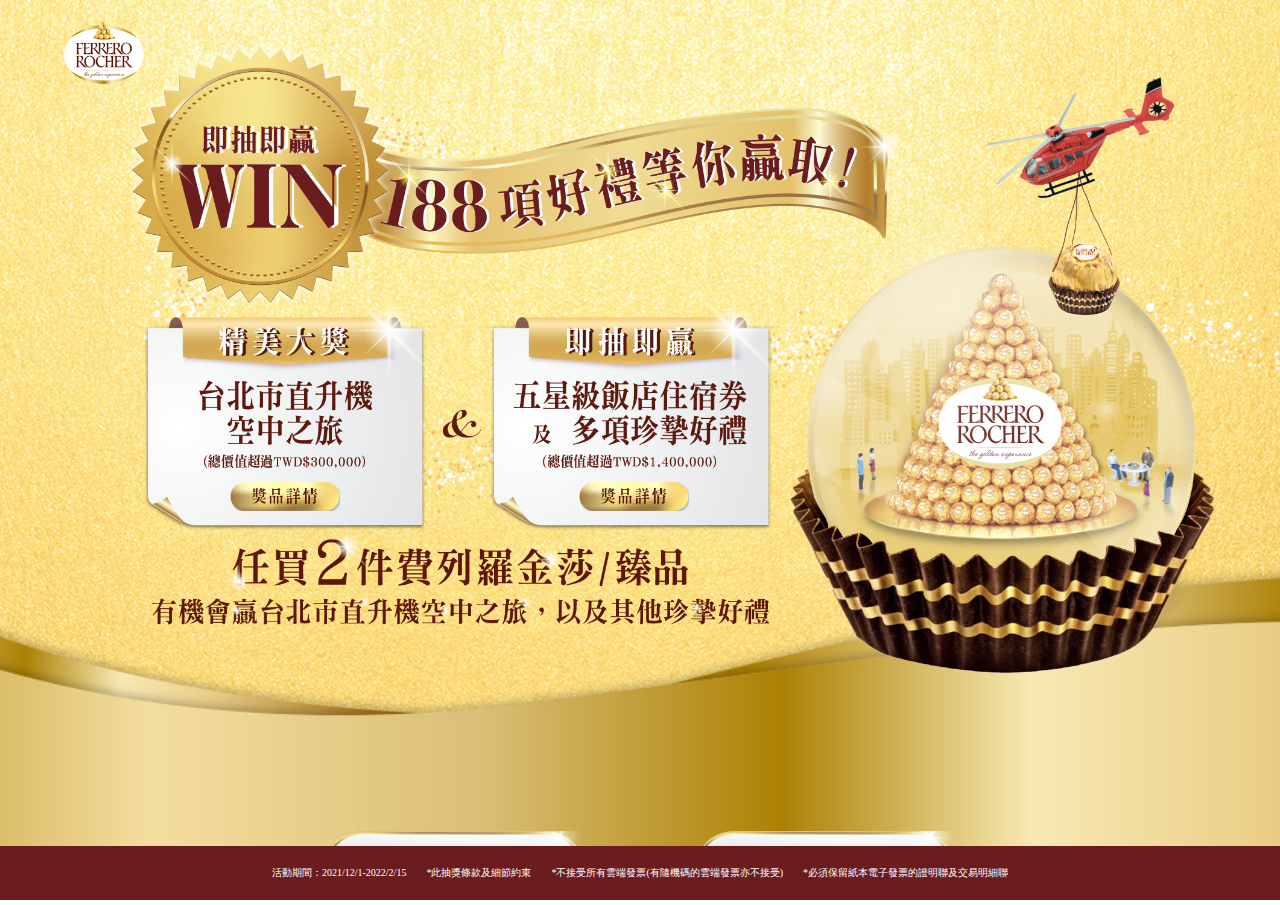
<file: index.html>
<!DOCTYPE html>
<html lang="en">

<head>
    <meta charset="UTF-8">
    <meta http-equiv="X-UA-Compatible" content="IE=edge">
    <meta name="viewport" content="width=device-width, initial-scale=1.0">
    <link rel="stylesheet" href="./sass/style.css">
    <title>Landing Page</title>
</head>

<body>
    <div id="indexapp">
        <div class="landing">
            <div class="index_m_header">
                <img src="./imgs/mobile/logo.png" id="logo">
            </div>
            <div class="allContent">
                <img src="./imgs/1016_landing/landing_contentx2.jpg" class="d_bg">
                <img src="./imgs/mobile/m_landing_content.jpg" class="m_bg">
                <img src="./imgs/x2/btn_award_detail.png" id="btndetail1" @click="openAwards">
                <img src="./imgs/x2/btn_award_detail.png" id="btndetail2" @click="openAwards">
                <div class="m_btnRow">
                    <button type="button" @click="openDetails">
                        <img src="./imgs/x2/btn_note.png" alt="">
                    </button>
                    <button type="button" @click="link">
                        <img src="./imgs/x2/btn_end.png" alt="">
                    </button>
                </div>
            </div>
            <div class="down">
                <div class="btnRow">
                    <button type="button" @click="openDetails">
                        <img src="./imgs/x2/btn_note.png" alt="">
                    </button>
                    <button type="button" @click="link">
                        <img src="./imgs/x2/btn_end.png" alt="">
                    </button>
                </div>
            </div>
            <div class="showAwards" v-if="this.showAwards === true">
                <div class="wrap">
                    <header>
                        <img src="./imgs/x2/head_title.png" class="fullHeader">
                    </header>
                    <div class="banner">
                    </div>
                    <div class="picBox">
                        <img src="./imgs/x2/pop_award_detail.png" alt="">
                    </div>
                    <img src="./imgs/pop_close.png" id="btn_close" @click="closeAwards">
                </div>
            </div>
            <div class="showAwards " v-if="this.showDetails === true">
                <div class="wrap">
                    <header>
                        <img src="./imgs/x2/head_title.png" class="fullHeader">
                    </header>
                    <div class="banner part2">
                    </div>
                    <div class="wordBox">
                        <h6>注意事項(條款及細則)</h6><br />

                        <p class="yellow">A項目</p>
                        1. 活動名稱 : 費列羅金莎『即抽即贏WIN』<br />
                        2. 活動期間 : 2021/12/01 至 2022/02/15 (發票日期需為此日期間開立)<br />
                        3. 發票登錄日期 : 2021/12/01 至 2022/02/20<br />
                        4. 發票登錄截止時間 : 2022/02/20 23:59:59 (以活動網站系統之時間為準)<br />
                        5. 活動地區 : 全台灣通路<br />
                        6. 活動主辦單位 : 香港商亞洲費列羅有限公司台灣分公司及其母公司及附屬公司<br />
                        &ensp;&ensp;(下稱「本公司」或「主辦單位」)<br />
                        &ensp;&ensp;執行單位 : 天馬創意商行<br />
                        7. 活動查詢：<br />
                        若有任何與本活動相關之查詢或疑問，您可以透過 consumer.nas@ferrero.com 與我方聯絡，或以下列方式與我方聯繫：<br />
                        金莎活動小組信箱 : cs@ferrerorochertw.com.tw<br />
                        金莎活動小組電話 : 0800-555-300<br />
                        (電話專線服務時間 : 週一至週五上午10點至下午6點整，中午12點至下午1點半為午休時間，國定例假日休息。）<br />
                        如需查詢得獎者或參加者資料，參加者本人必須以登錄的電子郵件地址/電話聯繫。<br />

                        <p class="item">1. 活動參加資格限制
                        <p>
                            a. 本活動參加者於參加本活動時須為年滿20歲的台灣公民，並持有中華民國身分證及活動規範之台灣、澎湖、金門及馬祖地區交易發票憑證
                            (必須為紙本電子發票的證明聯及交易明細聯)。<br />
                            b. 參加者必須持有紙本電子發票的證明聯及交易明細聯正本，不接受任何雲端載具發票 (有隨機碼的雲端發票亦不接受)。<br />
                            c.主辦單位、其關聯公司、子公司、分銷商、合作夥伴、廣告、行銷及第三方代理公司及活動執行單位的所有員工及其眷屬、直系及二等親以內的親屬均不符合本活動參加資格，違反本項規定經查證屬實者，視同中獎無效並須歸還所得獎項。<br />
                            d. 本活動僅限於一般消費者參加，恕不適用公司行號、法人團體或公營機構參加，發票不可打統編，否則即失去兌獎資格。<br />
                            e.本活動只接受有效之電子郵件地址及具有由台灣行動網路供應商提供的傳統語音功能的台灣手機號碼登記，如電子郵件地址無法接收或發送電子郵件、手機號碼沒有上述的語音功能或於領獎時登記電子郵件地址或登記手機號碼已停止服務、無效或已更改，其得獎資格將被取消。<br />
                            f. 主辦單位及活動執行單位保有審核參加資格之權利。<br />

                        <p class="item">2. 獎品詳情</p>
                        系統將於2021/12/01至2022/02/20期間隨機抽出以下得獎者，並於參加者完成登錄發票後即時公布抽獎結果，本次活動的獎品詳情如下:<br />
                        精美大獎:<br />
                        - 台北市直升機空中散步之旅Taipei Helicopter tour 行程券1張 (市價新台幣300,000，1名)<br />
                        - 台北萬豪酒店 Marriott Taipei豪華套房 COMFORT SUITE住宿券1張 (市價新台幣34,650，2名)<br />
                        即抽即贏:<br />
                        - 索尼SONY VPL-DX271 投影機 1部 (型號: VPL-DX271，市價新台幣27,195，6名)<br />
                        - 伊萊克斯 Electrolux PURE A9高效能抗菌空氣清淨機1部 (型號: A9-406，市價新台幣24,900，12名)<br />
                        - 伊萊克斯Electrolux 大師系列Master9 Wi-Fi智能調理果汁機1部 (型號: E9TB1-90BP，市價新台幣19,900，12名)<br />
                        - iPad 平板電腦 1部 (256GB，市價新台幣15,000，12名)<br />
                        - 台北萬豪酒店 Marriott Taipei豪華客房 DELUXE ROOM住宿券1張 (市價新台幣21,714，24名)<br />
                        - TicketExpress foodpanda優惠碼500元即享券 1張 (市價新台幣500，119名)<br />

                        <p class="item">*活動獎品均為隨機出貨，恕無法指定顏色。</p>

                        <p class="item">3. 符合參加資格品項及數量、活動網站、抽獎日期及得獎名單公布日期及適用法律</p>
                        a. 品項及所需購買數量 : 費列羅金莎產品(包含臻品系列)任兩件<br />
                        b. 活動網站 : ferrerorochertw.com.tw (下稱「活動網站」)<br />
                        c. 活動期間 : 2021/12/01 至 2022/02/15 (發票日期需為此日期間開立)<br />
                        d. 發票登錄日期 : 2021/12/01 至 2022/02/20<br />
                        e. 發票登錄截止時間 : 2022/02/20 23:59:59 (以活動網站系統之時間為準)<br />
                        f. 得獎名單公布日期 : 2022/02/28<br />
                        g. 適用法律 : 台灣<br /><br />

                        <p class="yellow">B項目</p>
                        4. 如何參加活動及活動規範<br />
                        步驟1: 於活動日期內至全台灣通路單筆購買費列羅金莎產品(包含臻品系列)任兩件 (必須在同一張發票)。<br />
                        步驟2: 憑紙本電子發票的證明聯及交易明細聯，於活動網站 ferrerorochertw.com.tw 登錄紙本電子發票資料 (發票日期、發票號碼及發票隨機碼) 及個人資料(真實姓名、手機號碼及電子郵件地址等)，並同意相關活動規範及個資條款。<br />
                        a. 有效發票為於2021/12/01 00:00:00 至 2022/02/15&ensp;23:59:59所開立之紙本電子發票及交易明細聯正本，紙本電子發票上需印有可辨識的以下內容，以作為活動執行單位核實及辨識:<br />
                        &ensp;&ensp;i. 購買產品的商店名稱；<br />
                        &ensp;&ensp;ii. 發票日期(在A項目規定的促銷活動開始前的購買將不被接受)；<br />
                        &ensp;&ensp;iii. 購買產品的數量、品項及金額等；<br />
                        &ensp;&ensp;iv. 發票號碼、發票隨機碼、QR code及交易明細。<br />
                        未取得紙本電子發票證明聯或交易明細聯正本、持有舊式發票 (發票上沒有隨機碼或QR code)、使用悠遊卡或
                        i-Cash等電子服務購買產品而且未取得紙本電子發票、或持有已捐贈、作廢或退貨(退貨後，不含本活動要求的品項數量) 的紙本發票的消費者，恕無法參加此活動。<br />
                        免費及已退貨的品項將不被視為購買產品。<br />
                        發票登錄完成後，請小心留存紙本電子發票正本 (包括證明聯及交易明細聯) 作為兌獎依據。<br />
                        b.每張發票限登錄一次，重複登錄者無效。抽獎次數以符合資格的紙本電子發票數量為準，非產品購買數量。一張符合資格的紙本電子發票可獲得一次抽獎機會，以此類推，參加者可憑多張不同並符合資格的紙本電子發票可以參與活動多次，但每張發票及每次抽獎須獨立登錄，且單一參加者個人資料僅能就每款獎品中獎一次。<br />
                        c. 參加者登錄的資料應正確、清楚及完整，除已提供的個人資料外，參加者所登錄的資料不可更改，所有資料均以網上登錄之記錄及系統資料庫為準。<br />
                        d. 主辦單位及活動執行單位保留所有活動參加者資格及最終解釋之權利，並有唯一且絕對的權利取消任何被其認定為不完整、不合格或因任何原因而不合適的活動參加者的資格。<br />
                        e. 本活動的發票驗證系統與財政部連結，於登錄本活動時，發票將被即時驗證。通路於財政部開立發票時間約為消費後48小時內，如於登錄本活動時，發票尚未於財政部開立，請稍後再試或到 https://www.einvoice.nat.gov.tw/APCONSUMER/BTC601W/ 查詢發票開立狀況或自行向通路查詢。<br />
                        部分通路於財政部開立發票的交易明細可能無法辨識，如參加者確定發票符合參加資格，但無法通過本活動的發票驗證，請將完整及清晰的紙本電子發票證明聯及交易明細聯照片發送電子郵件到 cs@ferrerorochertw.com.tw 。如經核實無誤，將另行開通該發票登錄。於開通後，參加者需於活動網站自行參加本活動。<br />
                        f. 參與本活動之紙本電子發票，不得同時參加其他活動，若經查證屬實，主辦單位將取消其參加及/或得獎之資格。<br />
                        g. 參加者或得獎者提供之資料或兌獎憑證 (包括得獎紙本電子發票的證明聯及交易明細聯正本、稅金繳納證明、得獎者資料或主辦單位要求之文件)須為真實並經主辦單位審核。除本活動規範另有規定外，如有下列情事之一，主辦單位或活動執行單位有權取消參加者參加/得獎資格，且主辦單位及活動執行單位無須負擔任何責任。如有致損害於主辦單位或活動執行單位或其他任何第三人，參加者應負一切民刑事責任。<br />
                        &ensp;&ensp;i. 登錄或得獎發票號碼錯誤、得獎發票號碼與系統登錄不符，或參加者或得獎者持任何不完整、損毀、偽造、經更改的、重印、複製或超過兌換期限的登錄或得獎發票。<br />
                        &ensp;&ensp;ii. 參加者或得獎者冒用或盜用任何第三人之資料。<br />
                        &ensp;&ensp;iii. 得獎者遺失或逾期提供得獎紙本電子發票的證明聯、交易明細聯正本、稅金繳納證明、得獎者資料或主辦單位要求之文件正本或照片。<br />
                        &ensp;&ensp;iv.參加者或得獎者提供之資料錯誤、不完整、不清楚或因此導致執行單位無法聯絡者、領獎人與所登錄之個人資料不符者、登錄資料與領獎確認書填寫資料不符、領獎確認書或獎品無法寄送或遺失或參加者或得獎者未能符合參加、得獎或兌獎資格。<br />
                        &ensp;&ensp;v.違反本注意事項、相關活動規範及個資條款。<br />
                        h.主辦單位及活動執行單位不會對以下情況負任何責任：任何因技術、硬體或軟體故障、無法連接網路或中斷網路連接、電子郵件無法傳送、故障、不正確、不準確、不完整、混淆線路或延誤的電子通訊、電話、電話線路、其他通訊裝置或電子裝置或網路問題或錯誤而產生的問題，無論相關問題出於參加者、主辦單位及活動執行單位、任何設備、本活動相關的電腦程式或處理本活動時的任何人為錯誤。<br />
                        如主辦單位或活動執行單位懷疑或有證據顯示活動的任何部分被妨礙進行或因技術上的困難而影響活動的完整性，主辦單位及活動執行單位有權決定終止本活動，並以截至終止活動時的符合參加資格之登錄進行抽獎或依主辦單位或活動執行單位認為適當方式修改本活動。<br />
                        <br />
                        5. 抽獎及兌獎方式<br />
                        a. 系統將於上述注意事項3的抽獎日期內隨機抽出得獎者並於參加者完成登錄發票後即時公布抽獎結果。<br />
                        b. 主辦單位將於上述注意事項3的得獎名單公布日期於活動網站公布得獎名單，包括得獎者之部分姓名、手機號碼及得獎發票號碼。<br />
                        c. 兌獎方式：<br />
                        &ensp;&ensp;i. 實際購買價NT$1,000或以上的獎品:<br />
                        參加者中獎後，活動執行單位將於3個工作天內將領獎確認書及領獎程序資料發送到得獎者登錄的電子郵件地址。得獎者應於接獲領獎確認書及領獎程序資料7天內以登錄的電子郵件地址發送紙本電子發票正本及填妥的領獎確認書(需填寫正確、清楚及完整的個人資料及本人親簽並黏貼得獎者之身分證正反面影本，且內容不得更改)照片到指定電子郵件地址，以供查核獎項兌換資格及確認領獎確認書填寫正確。活動執行單位於收到照片及成功核實後，將發送得獎確認電子郵件，得獎者須於收到電子郵件7天內以掛號信件寄回紙本電子發票正本及填妥的領獎確認書正本到得獎確認電子郵件內的指定地址並妥善保留郵局掛號單據。相關發票正本將做為認證用，核對完後捐贈慈善機構，恕不歸還，請得獎者自行影印保留一份。<br />
                        若得獎者未能按指示於指定時限內交回任何相關文件，即視為放棄得獎資格。<br />
                        實際購買價NT$1,000-NT$20,000 的獎品: 活動執行單位於收到紙本電子發票正本及填妥的領獎確認書正本後，將於指定日期前寄出獎品 (實體獎品) /以電子郵件形式將電子獎品發送到得獎者登錄的電子郵件地址 (電子獎品)。<br />
                        實際購買價NT$20,000以上的獎品:<br />
                        活動執行單位於收到紙本電子發票正本及填妥的領獎確認書正本後，將通知得獎者於7天內按指示繳納稅金，並將有關稅金繳納證明照片發送到指定電子郵件地址，活動執行單位於收到稅金繳納證明正本照片及成功核實後，將於指定日期前寄出獎品<br />
                        (實體獎品) / 以電子郵件形式將電子獎品發送到得獎者登錄的電子郵件地址 (電子獎品)。若得獎者未能按指示於指定時限內繳納稅金，即視為放棄得獎資格。<br />
                        &ensp;&ensp;ii. 實際購買價NT$1,000以下的實體獎品:<br />
                        參加者中獎後，活動執行單位將於3個工作天內將領獎程序資料發送到得獎者登錄的電子郵件地址。得獎者應於接獲領獎程序資料7天內以登錄的電子郵件地址回覆獎品寄送地址<br />
                        (只限得獎者本人白天可簽收地址)，以供查核。<br />
                        活動執行單位於收到獎品寄送地址後，將於指定日期前寄出獎品。<br />
                        若得獎者未能按指示於指定時限內回覆獎品寄送地址，將被視同自動放棄兌獎資格。<br />
                        &ensp;&ensp;iii. 實際購買價NT$1,000以下的電子獎品:<br />
                        如發票資料經核實無誤，活動執行單位將於指定日期前將電子獎品以電子郵件形式發送到得獎者登錄的電子郵件地址。<br />
                        d. 如得獎者於中獎後3個工作天仍沒有接獲領獎程序資料的電子郵件，請與活動執行單位聯繫。如得獎者沒有聯繫活動執行單位，將被視為已收妥領獎程序資料的電子郵件。<br />
                        e. 如果得獎者超過兌獎的有效期限，主辦單位及活動執行單位將不負任何責任。<br />
                        f. 得獎者應負擔任何(如有)額外支出、義務、稅賦及 / 或因得獎者主張及 / 或接受獎項所致之費用。<br />
                        g. 本活動之所有獎品以實物為準，獎品不得轉讓或轉售，亦不得轉換現金或其他商品。主辦單位保留更改其他等值獎品之權利。<br />
                        h. 得獎者參加本活動即視為同意主辦單位及活動執行單位在適用法律允許的範圍內利用得獎者之個人資料及 / 或照片作行銷目的，而無須另行通知或補償。<br />
                        i. 得獎名單以活動網站公布為準且不得異議。<br />
                        j. 獎項寄送地區僅限台灣、澎湖、金門及馬祖地區，活動執行單位不處理郵寄獎項至海外及其他地區。<br />
                        k.
                        獎品或領獎確認書及相關兌獎憑證如因寄送過程中發生信件遺失或延遲、信封破損或其他不可歸責於主辦單位或活動執行單位之原因，導致獎品或領獎確認書及相關兌獎憑證遺失、損毁或無法辨識，得獎者同意主辦單位及活動執行單位無需為此負任何責任。<br />
                        l. 依財政部國稅局規定，年度累計中獎金額或獎項 (按主辦單位及活動執行單位的實際購買價計算，實際購買價可能與市價不同)總額不超過新台幣1,000元，得獎者無須申報當年所得。中獎金額或獎項若為新台幣1,000-20,000元<br />
                        (含20,000元)，得獎者須申報當年所得，活動廠商將於年底寄發扣繳憑單予得獎者。中獎金額或獎項若超過新台幣20,000元以上，依法應扣繳10%之稅 (非中華民國境內居住之個人，依法扣繳20%之稅金)，若得獎者未能依法繳納稅金，即視為放棄得獎資格。<br />
                        <br />
                        6. 其他法律條款及細則<br />
                        a.參加者同意非獨家、永久、不可推翻、無償及完整地授權予主辦單位及/或活動執行單位於任何現在已知或將來出現的媒體，包括但不限於電視及所有形式的網際網路及無線傳輸媒體，使用、複製、再授權與第三方、傳輸、分發、公開展示、發佈、刪除、顯示其提供的全部或部分資料而無須得到參加者額外的許可或批准。參加者同意授權主辦單位、活動執行單位、合作夥伴及行銷公司可按其認為的合適性，使用參加者提供的資料創作其他作品。參加者同意該作品及其相關及產生的結果及收益為主辦單位及/或活動執行單位的財產及主辦單位及/或活動執行單位可按其需要使用及分配(包括主辦單位及其他第三方使用者)而無須向參加者負上任何責任。參加者同意放棄所有向主辦單位、活動執行單位、合作夥伴及行銷公司作出相關申索或追討的權利(包括但不限於未知或已出現的權益維護)。<br />
                        b. 本活動條款均載明在活動網站中，參加者參與本活動之同時，即視為同意接受本活動之規範 (包括本注意事項、個人資料保護條款、法律聲明、使用條款及隱私權聲明及Cookies聲明)及抽獎結果。如有違反，主辦單位有權取消參加或得獎資格，並對任何以詐騙方式或其他足以破壞本活動之不法行徑，保留法律追訴權。<br />
                        c. 如參加者於本活動中有侵犯任何第三人權益，包括但不限於版權、出版權或任何其他智慧財產權或所有權，參加者須自行負責所有損害賠償及一切相關法律責任，主辦單位及活動執行單位無須負責。<br />
                        d. 於任何情況下，主辦單位及活動執行單位不會負責任何超出於本活動注意事項內列出的獎品價值的金額。<br />
                        e.
                        參加者同意主辦單位及活動執行單位對參加者因參加本活動而非直接或非必然產生的所有後果無須負責，包括但不限於因合約、侵權行為、疏忽或其他原因而所產生的所有金錢或非金錢上的損失、損害、成本或費用。
                        f.主辦單位保留修正本活動條款及細則之權利，且於任何時候無需事先通知便可暫停、修正或取消本活動。活動細節如有更改，將以活動網站公布為準，不另行公告。本公司保留對本活動內容及活動規則最終決定及解釋權，如有任何爭議，本公司所作的決定為最終及不可推翻。<br />
                        g.得獎者須同意遵守各獎品供應商所列有關獎品之各項條款，並同意主辦單位及活動執行單位對所有領取或使用獎品之後果概無須負責，亦不會就獎品的質素、安全性或使用作出任何保證。如得獎者對於獎品有任何爭議（包括但不限於機位或住宿供應），得獎者同意自行向獎品供應商詢問。得獎者同意任何有關獎品的申索、投訴或糾紛應由獎品之供應商負責。主辦單位及活動執行單位不會因參加者或得獎者就獎品之申索而招致損失或就使用獎品而構成的任何損失、損害或人身傷害負上任何責任。<br />
                        
                        <br />
                        7. 個人資料保護條款<br />
                        參加者參與本活動之同時，即視為已詳讀並同意個人資料保護條款。為提供行銷、抽獎與其他合於營業登記項目或章程所定業務需要之目的，所有參加活動者所填寫之個人資料，主辦單位將依法保護，並謹此告知如下項:<br />

                        a. 主辦單位及/或其子公司、合作夥伴、行銷公司及活動執行單位將行銷公司及活動執行單位將依法蒐集、處理、使用參加者的個人資料(即參加者所填入之個人資料)，作為辦理本活動、宣傳及管理本活動之用，包括但不限於聯繫及核實參加者，於上述注意事項4的活動網站公布得獎者之部分姓名、手機號碼及得獎發票號碼，或可能會向獲授權的第三方揭露個人資料。主辦單位處理個人資料時將考慮合法性、公平、透明度、收集目的、資料儲存限制、收集最少資料原則、準確度、完整性及保密原則。所有參加者之個人資料將依據本公司的隱私權政策處理，有關本公司的隱私權政策，請參閱 www.ferrero.com/Ferrero-Privacy-Policy<br />
                        b. 參與本活動之所有資料均由活動執行單位妥善保存、持有，並作為獎品寄送依據。活動執行單位將在活動結束後 90 個工作天內清除執行單位保存及持有的參加者資料。<br />
                        c. 參加者有權要求查閱及更改其所提供的個人資料。如參加者需查詢、查看、修改 (但不可更改為他人資料) 或請求刪除已提供的個人資訊，歡迎參加者本人與主辦單位聯繫:<br />
                        privacy.apac@ferrero.com。<br />
                        d. 參加者依個人資料保護法有下列權利 :<br />
                        一、查詢或請求閱覽。二、請求製給複製本。三、請求補充或更正(但不可更改為他人資料)。四、請求停止蒐集、處理或利用。五、請求刪除，但若因此喪失參加或得獎資格或導致無法寄送獎品之結果，主辦單位及活動執行單位概不負責。<br />
                        e. 若參加者不能填載完整資料，或填寫之資料有誤，將無法參加本活動。如參加者有依個人資料保護法第三條或其他需服務之處，得洽客服信箱
                        cs@ferrerorochertw.com.tw<br />
                        或撥打客服專線0800-555-300請求協助。<br />
                        <br />
                        8. 適用法律<br />
                        本活動受上述注意事項3的法律地區法律約束。參加者有責任及義務遵守上述注意事項3的地區所有適用法律及確定不會違反其自身受約束的法律。<br />
                        <br />
                        9. 管轄法院<br />
                        本活動產生或與之有關的任何糾紛（下稱「糾紛」），由台灣台北地方法院管轄。台灣台北地方法院對糾紛的解決，具有專屬司法管轄權。<br /><br />
                        若有任何與本活動相關之查詢或疑問，請透過以下信箱及電話與客服聯繫。您可以透過 consumer.nas@ferrero.com 與我方聯絡，或造訪A3項目所述之網站。<br />
                        金莎活動小組信箱 : cs@ferrerorochertw.com.tw<br />
                        金莎活動小組電話 : 0800-555-300<br />
                        (電話專線服務時間 : 週一至週五上午10點至下午6點整，中午12點至下午1點半為午休時間，國定例假日休息。）<br />
                        如需查詢得獎者或參加者資料，參加者本人必須以登錄的電子郵件地址/電話聯繫。<br />

                    </div>
                    <img src="./imgs/pop_close.png" id="btn_close2" @click="closeDetails">
                </div>
            </div>
        </div>
        <footer>
            <the-footer></the-footer>
        </footer>
    </div>
    <script src="./js/vue.js"></script>
    <script src="./js/header_footer.js"></script>
    <script>
        new Vue({
            el: '#indexapp',
            data: {
                showAwards: false,
                showDetails: false,
            },
            methods: {
                link() {
                    location.href = "./qrcode.html"
                },
                openAwards() {
                    this.showAwards = true;
                },
                closeAwards() {
                    this.showAwards = false;
                },
                openDetails() {
                    this.showDetails = true;
                },
                closeDetails() {
                    this.showDetails = false
                }
            },
        })
    </script>
</body>

</html>
</file>
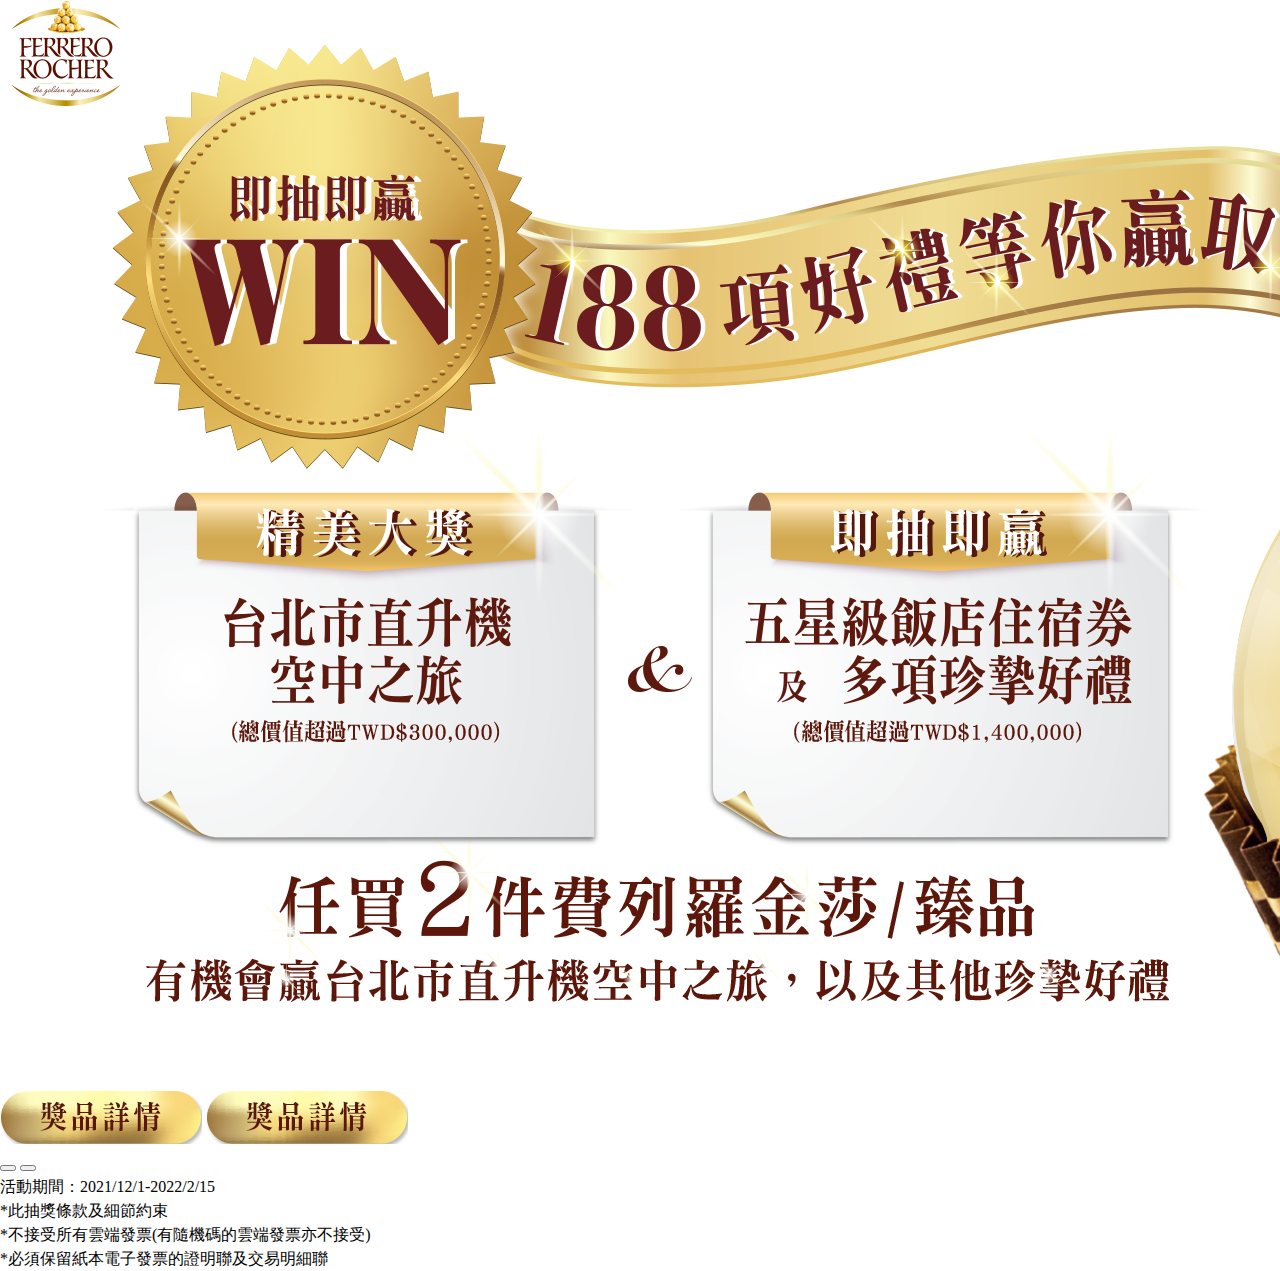
<file: landing.html>
<!DOCTYPE html>
<html lang="en">

<head>
    <meta charset="UTF-8">
    <meta http-equiv="X-UA-Compatible" content="IE=edge">
    <meta name="viewport" content="width=device-width, initial-scale=1.0">
    <link rel="stylesheet" href="./sass/style.css">
    <title>Landing Page</title>
</head>

<body>
    <div id="app">
        <div class="allContent">
            <img src="./imgs/1016_landing/landing_contentx2.jpg" alt="">
            <img src="./imgs/x2/btn_award_detail.png" id="btndetail1" @click="openAwards">
            <img src="./imgs/x2/btn_award_detail.png" id="btndetail2" @click="openAwards">
        </div>
        <div class="down">
            <div class="btnRow">
                <button type="button" @click="openDetails"></button>
                <button type="button" @click="link"></button>
            </div>
        </div>
        <div class="showAwards" v-if="this.showAwards === true">
            <div class="wrap">
                <header>
                    <img src="./imgs/x2/head_title.png" class="fullHeader">
                </header>
                <div class="banner">
                </div>
                <div class="picBox">
                    <img src="./imgs/x2/pop_award_detail.png" alt="">
                </div>
                <img src="./imgs/pop_close.png" id="btn_close" @click="closeAwards">
            </div>
        </div>
        <div class="showAwards " v-if="this.showDetails === true">
            <div class="wrap">
                <header>
                    <img src="./imgs/x2/head_title.png" class="fullHeader">
                </header>
                <div class="banner part2">
                </div>
                <div class="wordBox">
                    <h6>注意事項(條款及細則)</h6>

                    <p class="yellow">A項目</p>
                    1. 活動名稱 : 費列羅金莎『即抽即贏WIN』<br/>
                    2. 活動期間 : 2021/12/01 至 2022/02/15 (發票日期需為此日期間開立)<br/>
                    3. 發票登錄日期 : 2021/12/01 至 2022/02/20<br/>
                    4. 發票登錄截止時間 : 2022/02/20 23:59:59 (以活動網站系統之時間為準)<br/>
                    5. 活動地區 : 全台灣通路<br/>
                    6. 活動主辦單位 : 香港商亞洲費列羅有限公司台灣分公司及其母公司及附屬公司<br/>
                    (下稱「本公司」或「主辦單位」)<br/>
                    執行單位 : 天馬創意商行<br/>
                    7. 活動查詢：<br/>
                    若有任何與本活動相關之查詢或疑問，您可以透過 consumer.nas@ferrero.com 與我方聯絡，或以下列方式與我方聯繫：<br/>
                    金莎活動小組信箱 : cs@ferrerorochertw.com.tw<br/>
                    金莎活動小組電話 : 0800-555-300<br/>
                    (電話專線服務時間 : 週一至週五上午10點至下午6點整，中午12點至下午1點半為午休時間，國定例假日休息。）<br/>
                    如需查詢得獎者或參加者資料，參加者本人必須以登錄的電子郵件地址/電話聯繫。<br/>
                    
                    <p class="item">1. 活動參加資格限制<p>
                    a. 本活動參加者於參加本活動時須為年滿20歲的台灣公民，並持有中華民國身分證及活動規範之台灣、澎湖、金門及馬祖地區交易發票憑證 (必須為紙本電子發票的證明聯及交易明細聯)。<br/>
                    b. 參加者必須持有紙本電子發票的證明聯及交易明細聯正本，不接受任何雲端載具發票 (有隨機碼的雲端發票亦不接受)。<br/>
                    c.主辦單位、其關聯公司、子公司、分銷商、合作夥伴、廣告、行銷及第三方代理公司及活動執行單位的所有員工及其眷屬、直系及二等親以內的親屬均不符合本活動參加資格，違反本項規定經查證屬實者，視同中獎無效並須歸還所得獎項。<br/>
                    d. 本活動僅限於一般消費者參加，恕不適用公司行號、法人團體或公營機構參加，發票不可打統編，否則即失去兌獎資格。<br/>
                    e.本活動只接受有效之電子郵件地址及具有由台灣行動網路供應商提供的傳統語音功能的台灣手機號碼登記，如電子郵件地址無法接收或發送電子郵件、手機號碼沒有上述的語音功能或於領獎時登記電子郵件地址或登記手機號碼已停止服務、無效或已更改，其得獎資格將被取消。<br/>
                    f. 主辦單位及活動執行單位保有審核參加資格之權利。<br/>
                   
                    <p class="item">2. 獎品詳情</p>
                    系統將於2021/12/01至2022/02/20期間隨機抽出以下得獎者，並於參加者完成登錄發票後即時公布抽獎結果，本次活動的獎品詳情如下:<br/>
                    頭獎:<br/>
                    - 台北市直升機空中散步之旅Taipei Helicopter tour 行程券1張 (市價新台幣300,000，1名)<br/>
                    - 台北萬豪酒店 Marriott Taipei豪華套房 COMFORT SUITE住宿券1張 (市價新台幣34,650，2名)<br/>
                    貳獎:<br/>
                    - 索尼SONY VPL-DX271 投影機 1部 (型號: VPL-DX271，市價新台幣27,195，6名)<br/>
                    - 伊萊克斯 Electrolux PURE A9高效能抗菌空氣清淨機1部 (型號: A9，市價新台幣24,900，12名)<br/>
                    - 伊萊克斯Electrolux 大師系列Master9 Wi-Fi智能調理果汁機1部 (型號: E9TB1-90BP，市價新台幣19,900，12名)<br/>
                    - iPad 平板電腦 1部 (256GB，市價新台幣19,000，12名)<br/>
                    - 台北萬豪酒店 Marriott Taipei豪華客房 DELUXE ROOM住宿券1張 (市價新台幣21,714，24名)<br/>
                    - TicketExpress foodpanda優惠碼500元即享券 1張 (市價新台幣500，119名)<br/>
                    
                    <p class="item">*活動獎品均為隨機出貨，恕無法指定顏色。</p>

                    <p class="item">3. 符合參加資格品項及數量、活動網站、抽獎日期及得獎名單公布日期及適用法律</p>
                    a. 品項及所需購買數量 : 金莎巧克力產品(包含臻品系列)任兩件<br/>
                    b. 活動網站 : ferrerorochertw.com.tw (下稱「活動網站」)<br/>
                    c. 活動期間 : 2021/12/01 至 2022/02/15 (發票日期需為此日期間開立)<br/>
                    d. 發票登錄日期 : 2021/12/01 至 2022/02/20<br/>
                    e. 發票登錄截止時間 : 2022/02/20 23:59:59 (以活動網站系統之時間為準)<br/>
                    f. 得獎名單公布日期 : 2022/02/28<br/>
                    g. 適用法律 : 台灣<br/>

                    <p class="yellow">B項目</p>
                    4. 如何參加活動及活動規範
                    步驟1: 於活動日期內至全台灣通路單筆購買金莎巧克力產品(包含臻品系列)任兩件 (必須在同一張發票)。<br/>
                    步驟2: 憑紙本電子發票的證明聯及交易明細聯，於活動網站 ferrerorochertw.com.tw 登錄紙本電子發票資料 (發票日期、發票號碼及發票隨機碼) 及個人資料<br/>
                    (真實姓名、手機號碼及電子郵件地址等)，並同意相關活動規範及個資條款。<br/>
                    a. 有效發票為於2021/12/01 00:00:00 至 2022/02/15<br/>
                    23:59:59所開立之紙本電子發票及交易明細聯正本，紙本電子發票上需印有可辨識的以下內容，以作為活動執行單位核實及辨識:<br/>
                    &ensp;&ensp;i. 購買產品的商店名稱；<br/>
                    &ensp;&ensp;ii. 發票日期(在A項目規定的促銷活動開始前的購買將不被接受)；<br/>
                    &ensp;&ensp;iii. 購買產品的數量、品項及金額等；<br/>
                    &ensp;&ensp;iv. 發票號碼、發票隨機碼、QR code及交易明細。<br/>
                    未取得紙本電子發票證明聯或交易明細聯正本、持有舊式發票 (發票上沒有隨機碼或QR code)、使用悠遊卡或 i-Cash等電子服務購買產品而且未取得紙本電子發票、或持有已捐贈、作廢或退貨<br/>
                    (退貨後，不含本活動要求的品項數量) 的紙本發票的消費者，恕無法參加此活動。免費及已退貨的品項將不被視為購買產品。<br/>
                    發票登錄完成後，請小心留存紙本電子發票正本 (包括證明聯及交易明細聯) 作為兌獎依據。<br/>
                    b.每張發票限登錄一次，重複登錄者無效。抽獎次數以符合資格的紙本電子發票數量為準，非產品購買數量。一張符合資格的紙本電子發票可獲得一次抽獎機會，以此類推，參加者可憑多張不同並符合資格的紙本電子發票可以參與活動多次，但每張發票及每次抽獎須獨立登錄，且單一參加者個人資料僅能就每款獎品中獎一次。<br/>
                    c. 參加者登錄的資料應正確、清楚及完整，除已提供的個人資料外，參加者所登錄的資料不可更改，所有資料均以網上登錄之記錄及系統資料庫為準。<br/>
                    d. 主辦單位及活動執行單位保留所有活動參加者資格及最終解釋之權利，並有唯一且絕對的權利取消任何被其認定為不完整、不合格或因任何原因而不合適的活動參加者的資格。<br/>
                    e. 本活動的發票驗證系統與財政部連結，於登錄本活動時，發票將被即時驗證。通路於財政部開立發票時間約為消費後48小時內，如於登錄本活動時，發票尚未於財政部開立，請稍後再試或到<br/>
                    https://www.einvoice.nat.gov.tw/APCONSUMER/BTC601W/ 查詢發票開立狀況或自行向通路查詢。<br/>
                    部分通路於財政部開立發票的交易明細可能無法辨識，如參加者確定發票符合參加資格，但無法通過本活動的發票驗證，請將完整及清晰的紙本電子發票證明聯及交易明細聯照片發送電子郵件到<br/>
                    cs@ferrerorochertw.com.tw 。如經核實無誤，將另行開通該發票登錄。於開通後，參加者需於活動網站自行參加本活動。<br/>
                    f. 參與本活動之紙本電子發票，不得同時參加其他活動，若經查證屬實，主辦單位將取消其參加及/或得獎之資格。<br/>
                    g. 參加者或得獎者提供之資料或兌獎憑證 (包括得獎紙本電子發票的證明聯及交易明細聯正本、稅金繳納證明、得獎者資料或主辦單位要求之文件)<br/>
                    須為真實並經主辦單位審核。除本活動規範另有規定外，如有下列情事之一，主辦單位或活動執行單位有權取消參加者參加/得獎資格，且主辦單位及活動執行單位無須負擔任何責任。如有致損害於主辦單位或活動執行單位或其他任何第三人，參加者應負一切民刑事責任。<br/>
                    &ensp;&ensp;i. 登錄或得獎發票號碼錯誤、得獎發票號碼與系統登錄不符，或參加者或得獎者持任何不完整、損毀、偽造、經更改的、重印、複製或超過兌換期限的登錄或得獎發票。<br/>
                    &ensp;&ensp;ii. 參加者或得獎者冒用或盜用任何第三人之資料。<br/>
                    &ensp;&ensp;iii. 得獎者遺失或逾期提供得獎紙本電子發票的證明聯、交易明細聯正本、稅金繳納證明、得獎者資料或主辦單位要求之文件正本或照片。
                    &ensp;&ensp;iv.參加者或得獎者提供之資料錯誤、不完整、不清楚或因此導致執行單位無法聯絡者、領獎人與所登錄之個人資料不符者、登錄資料與領獎確認書填寫資料不符、領獎確認書或獎品無法寄送或遺失或參加者或得獎者未能符合參加、得獎或兌獎資格。<br/>
                    &ensp;&ensp;v.違反本注意事項、相關活動規範及個資條款。<br/>
                    h.主辦單位及活動執行單位不會對以下情況負任何責任：任何因技術、硬體或軟體故障、無法連接網路或中斷網路連接、電子郵件無法傳送、故障、不正確、不準確、不完整、混淆線路或延誤的電子通訊、電話、電話線路、其他通訊裝置或電子裝置或網路問題或錯誤而產生的問題，無論相關問題出於參加者、主辦單位及活動執行單位、任何設備、本活動相關的電腦程式或處理本活動時的任何人為錯誤。<br/>
                    如主辦單位或活動執行單位懷疑或有證據顯示活動的任何部分被妨礙進行或因技術上的困難而影響活動的完整性，主辦單位及活動執行單位有權決定終止本活動，並以截至終止活動時的符合參加資格之登錄進行抽獎或依主辦單位或活動執行單位認為適當方式修改本活動。<br/>

                    5. 抽獎及兌獎方式<br/>
                    a. 系統將於上述注意事項3的抽獎日期內隨機抽出得獎者並於參加者完成登錄發票後即時公布抽獎結果。<br/>
                    b. 主辦單位將於上述注意事項3的得獎名單公布日期於活動網站公布得獎名單，包括得獎者之部分姓名、手機號碼及得獎發票號碼。<br/>
                    c. 兌獎方式：<br/>
                    &ensp;&ensp;i. 實際購買價NT$1,000或以上的獎品:<br/>
                    參加者中獎後，活動執行單位將於3個工作天內將領獎確認書及領獎程序資料發送到得獎者登錄的電子郵件地址。得獎者應於接獲領獎確認書及領獎程序資料7天內以登錄的電子郵件地址發送紙本電子發票正本及填妥的領獎確認書<br/>
                    (需填寫正確、清楚及完整的個人資料及本人親簽並黏貼得獎者之身分證正反面影本，且內容不得更改)<br/>
                    照片到指定電子郵件地址，以供查核獎項兌換資格及確認領獎確認書填寫正確。活動執行單位於收到照片及成功核實後，將發送得獎確認電子郵件，得獎者須於收到電子郵件7天內以掛號信件寄回紙本電子發票正本及填妥的領獎確認書正本到得獎確認電子郵件內的指定地址並妥善保留郵局掛號單據。相關發票正本將做為認證用，核對完後捐贈慈善機構，恕不歸還，請得獎者自行影印保留一份。<br/>
                    若得獎者未能按指示於指定時限內交回任何相關文件，即視為放棄得獎資格。<br/>
                    實際購買價NT$1,000-NT$20,000 的獎品: 活動執行單位於收到紙本電子發票正本及填妥的領獎確認書正本後，將於指定日期前寄出獎品 (實體獎品) /<br/>
                    以電子郵件形式將電子獎品發送到得獎者登錄的電子郵件地址 (電子獎品)。<br/>
                    實際購買價NT$20,000以上的獎品:<br/>
                    活動執行單位於收到紙本電子發票正本及填妥的領獎確認書正本後，將通知得獎者於7天內按指示繳納稅金，並將有關稅金繳納證明照片發送到指定電子郵件地址，活動執行單位於收到稅金繳納證明正本照片及成功核實後，將於指定日期前寄出獎品<br/>
                    (實體獎品) / 以電子郵件形式將電子獎品發送到得獎者登錄的電子郵件地址 (電子獎品)。若得獎者未能按指示於指定時限內繳納稅金，即視為放棄得獎資格。<br/>
                    &ensp;&ensp;ii. 實際購買價NT$1,000以下的實體獎品:<br/>
                    參加者中獎後，活動執行單位將於3個工作天內將領獎程序資料發送到得獎者登錄的電子郵件地址。得獎者應於接獲領獎程序資料7天內以登錄的電子郵件地址回覆獎品寄送地址<br/>
                    (只限得獎者本人白天可簽收地址)，以供查核。<br/>
                    活動執行單位於收到獎品寄送地址後，將於指定日期前寄出獎品。<br/>
                    若得獎者未能按指示於指定時限內回覆獎品寄送地址，將被視同自動放棄兌獎資格。<br/>
                    &ensp;&ensp;iii. 實際購買價NT$1,000以下的電子獎品:<br/>
                    如發票資料經核實無誤，活動執行單位將於指定日期前將電子獎品以電子郵件形式發送到得獎者登錄的電子郵件地址。<br/>
                    d. 如得獎者於中獎後3個工作天仍沒有接獲領獎程序資料的電子郵件，請與活動執行單位聯繫。如得獎者沒有聯繫活動執行單位，將被視為已收妥領獎程序資料的電子郵件。<br/>
                    e. 如果得獎者超過兌獎的有效期限，主辦單位及活動執行單位將不負任何責任。<br/>
                    f. 得獎者應負擔任何(如有)額外支出、義務、稅賦及 / 或因得獎者主張及 / 或接受獎項所致之費用。<br/>
                    g. 本活動之所有獎品以實物為準，獎品不得轉讓或轉售，亦不得轉換現金或其他商品。主辦單位保留更改其他等值獎品之權利。<br/>
                    h. 得獎者參加本活動即視為同意主辦單位及活動執行單位在適用法律允許的範圍內利用得獎者之個人資料及 / 或照片作行銷目的，而無須另行通知或補償。<br/>
                    i. 得獎名單以活動網站公布為準且不得異議。<br/>
                    j. 獎項寄送地區僅限台灣、澎湖、金門及馬祖地區，活動執行單位不處理郵寄獎項至海外及其他地區。<br/>
                    k. 獎品或領獎確認書及相關兌獎憑證如因寄送過程中發生信件遺失或延遲、信封破損或其他不可歸責於主辦單位或活動執行單位之原因，導致獎品或領獎確認書及相關兌獎憑證遺失、損毁或無法辨識，得獎者同意主辦單位及活動執行單位無需為此負任何責任。<br/>
                    l. 依財政部國稅局規定，年度累計中獎金額或獎項 (按主辦單位及活動執行單位的實際購買價計算，實際購買價可能與市價不同)<br/>
                    總額不超過新台幣1,000元，得獎者無須申報當年所得。中獎金額或獎項若為新台幣1,000-20,000元<br/>
                    (含20,000元)，得獎者須申報當年所得，活動廠商將於年底寄發扣繳憑單予得獎者。中獎金額或獎項若超過新台幣20,000元以上，依法應扣繳10%之稅金<br/>
                    (非中華民國境內居住之個人，依法扣繳20%之稅金)，若得獎者未能依法繳納稅金，即視為放棄得獎資格。<br/>

                    6. 其他法律條款及細則<br/>
                    a.參加者同意非獨家、永久、不可推翻、無償及完整地授權予主辦單位及/或活動執行單位於任何現在已知或將來出現的媒體，包括但不限於電視及所有形式的網際網路及無線傳輸媒體，使用、複製、再授權與第三方、傳輸、分發、公開展示、發佈、刪除、顯示其提供的全部或部分資料而無須得到參加者額外的許可或批准。參加者同意授權主辦單位、活動執行單位、合作夥伴及行銷公司可按其認為的合適性，使用參加者提供的資料創作其他作品。參加者同意該作品及其相關及產生的結果及收益為主辦單位及/或活動執行單位的財產及主辦單位及/或活動執行單位可按其需要使用及分配(包括主辦單位及其他第三方使用者)而無須向參加者負上任何責任。參加者同意放棄所有向主辦單位、活動執行單位、合作夥伴及行銷公司作出相關申索或追討的權利(包括但不限於未知或已出現的權益維護)。<br/>
                    b. 本活動條款均載明在活動網站中，參加者參與本活動之同時，即視為同意接受本活動之規範 (包括本注意事項、個人資料保護條款、法律聲明、使用條款及隱私權聲明及Cookies聲明)<br/>
                    及抽獎結果。如有違反，主辦單位有權取消參加或得獎資格，並對任何以詐騙方式或其他足以破壞本活動之不法行徑，保留法律追訴權。<br/>
                    c. 如參加者於本活動中有侵犯任何第三人權益，包括但不限於版權、出版權或任何其他智慧財產權或所有權，參加者須自行負責所有損害賠償及一切相關法律責任，主辦單位及活動執行單位無須負責。<br/>
                    d. 於任何情況下，主辦單位及活動執行單位不會負責任何超出於本活動注意事項內列出的獎品價值的金額。<br/>
                    e. 參加者同意主辦單位及活動執行單位對參加者因參加本活動而非直接或非必然產生的所有後果無須負責，包括但不限於因合約、侵權行為、疏忽或其他原因而所產生的所有金錢或非金錢上的損失、損害、成本或費用。
                    f.主辦單位保留修正本活動條款及細則之權利，且於任何時候無需事先通知便可暫停、修正或取消本活動。活動細節如有更改，將以活動網站公布為準，不另行公告。本公司保留對本活動內容及活動規則最終決定及解釋權，如有任何爭議，本公司所作的決定為最終及不可推翻。<br/>
                    g.得獎者須同意遵守各獎品供應商所列有關獎品之各項條款，並同意主辦單位及活動執行單位對所有領取或使用獎品之後果概無須負責，亦不會就獎品的質素、安全性或使用作出任何保證。如得獎者對於獎品有任何爭議（包括但不限於機位或住宿供應），得獎者同意自行向獎品供應商詢問。得獎者同意任何有關獎品的申索、投訴或糾紛應由獎品之供應商負責。主辦單位及活動執行單位不會因參加者或得獎者就獎品之申索而招致損失或就使用獎品而構成的任何損失、損害或人身傷害負上任何責任。<br/>

                    7. 個人資料保護條款<br/>
                    參加者參與本活動之同時，即視為已詳讀並同意個人資料保護條款。為提供行銷、抽獎與其他合於營業登記項目或章程所定業務需要之目的，所有參加活動者所填寫之個人資料，主辦單位將依法保護，並謹此告知如下項:<br/>

                    a. 主辦單位及/或其子公司、合作夥伴、行銷公司及活動執行單位將行銷公司及活動執行單位將依法蒐集、處理、使用參加者的個人資料<br/>
                    (即參加者所填入之個人資料)，作為辦理本活動、宣傳及管理本活動之用，包括但不限於聯繫及核實參加者，於上述注意事項4的活動網站公布得獎者之部分姓名、手機號碼及得獎發票號碼，或可能會向獲授權的第三方揭露個人資料。主辦單位處理個人資料時將考慮合法性、公平、透明度、收集目的、資料儲存限制、收集最少資料原則、準確度、完整性及保密原則。所有參加者之個人資料將依據本公司的隱私權政策處理，有關本公司的隱私權政策，請參閱<br/>
                    www.ferrero.com/Ferrero-Privacy-Policy<br/>
                    b. 參與本活動之所有資料均由活動執行單位妥善保存、持有，並作為獎品寄送依據。活動執行單位將在活動結束後90個工作天內清除執行單位保存及持有的參加者資料。<br/>
                    c. 參加者有權要求查閱及更改其所提供的個人資料。如參加者需查詢、查看、修改 (但不可更改為他人資料) 或請求刪除已提供的個人資訊，歡迎參加者本人與主辦單位聯繫:<br/>
                    privacy.apac@ferrero.com。<br/>
                    d. 參加者依個人資料保護法有下列權利 :<br/>
                    一、查詢或請求閱覽。二、請求製給複製本。三、請求補充或更正(但不可更改為他人資料)。四、請求停止蒐集、處理或利用。五、請求刪除，但若因此喪失參加或得獎資格或導致無法寄送獎品之結果，主辦單位及活動執行單位概不負責。<br/>
                    e. 若參加者不能填載完整資料，或填寫之資料有誤，將無法參加本活動。如參加者有依個人資料保護法第三條或其他需服務之處，得洽客服信箱 cs@ferrerorochertw.com.tw<br/>
                    或撥打客服專線0800-555-300請求協助。<br/>
                    8. 適用法律<br/>
                    本活動受上述注意事項3的法律地區法律約束。參加者有責任及義務遵守上述注意事項3的地區所有適用法律及確定不會違反其自身受約束的法律。<br/>

                    9. 管轄法院<br/>
                    本活動產生或與之有關的任何糾紛（下稱「糾紛」），由台灣台北地方法院管轄。台灣台北地方法院對糾紛的解決，具有專屬司法管轄權。<br/>
                    若有任何與本活動相關之查詢或疑問，請透過以下信箱及電話與客服聯繫。您可以透過 consumer.nas@ferrero.com 與我方聯絡，或造訪A3項目所述之網站。<br/>
                    金莎活動小組信箱 : cs@ferrerorochertw.com.tw<br/>
                    金莎活動小組電話 : 0800-555-300<br/>
                    (電話專線服務時間 : 週一至週五上午10點至下午6點整，中午12點至下午1點半為午休時間，國定例假日休息。）<br/>
                    如需查詢得獎者或參加者資料，參加者本人必須以登錄的電子郵件地址/電話聯繫。<br/>

                </div>
                <img src="./imgs/pop_close.png" id="btn_close2" @click="closeDetails">
            </div>
        </div>
        <footer>
            <the-footer></the-footer>
        </footer>
    </div>
    <script src="./js/vue.js"></script>
    <script src="./js/header_footer.js"></script>
    <script>
        new Vue({
            el: '#app',
            data: {
                showAwards: false,
                showDetails: false,
            },
            methods: {
                link() {
                    location.href = "./qrcode.html"
                },
                openAwards() {
                    this.showAwards = true;
                },
                closeAwards() {
                    this.showAwards = false;
                },
                openDetails(){
                    this.showDetails = true;
                },
                closeDetails(){
                    this.showDetails= false
                }
            },
        })
    </script>
</body>

</html>
</file>
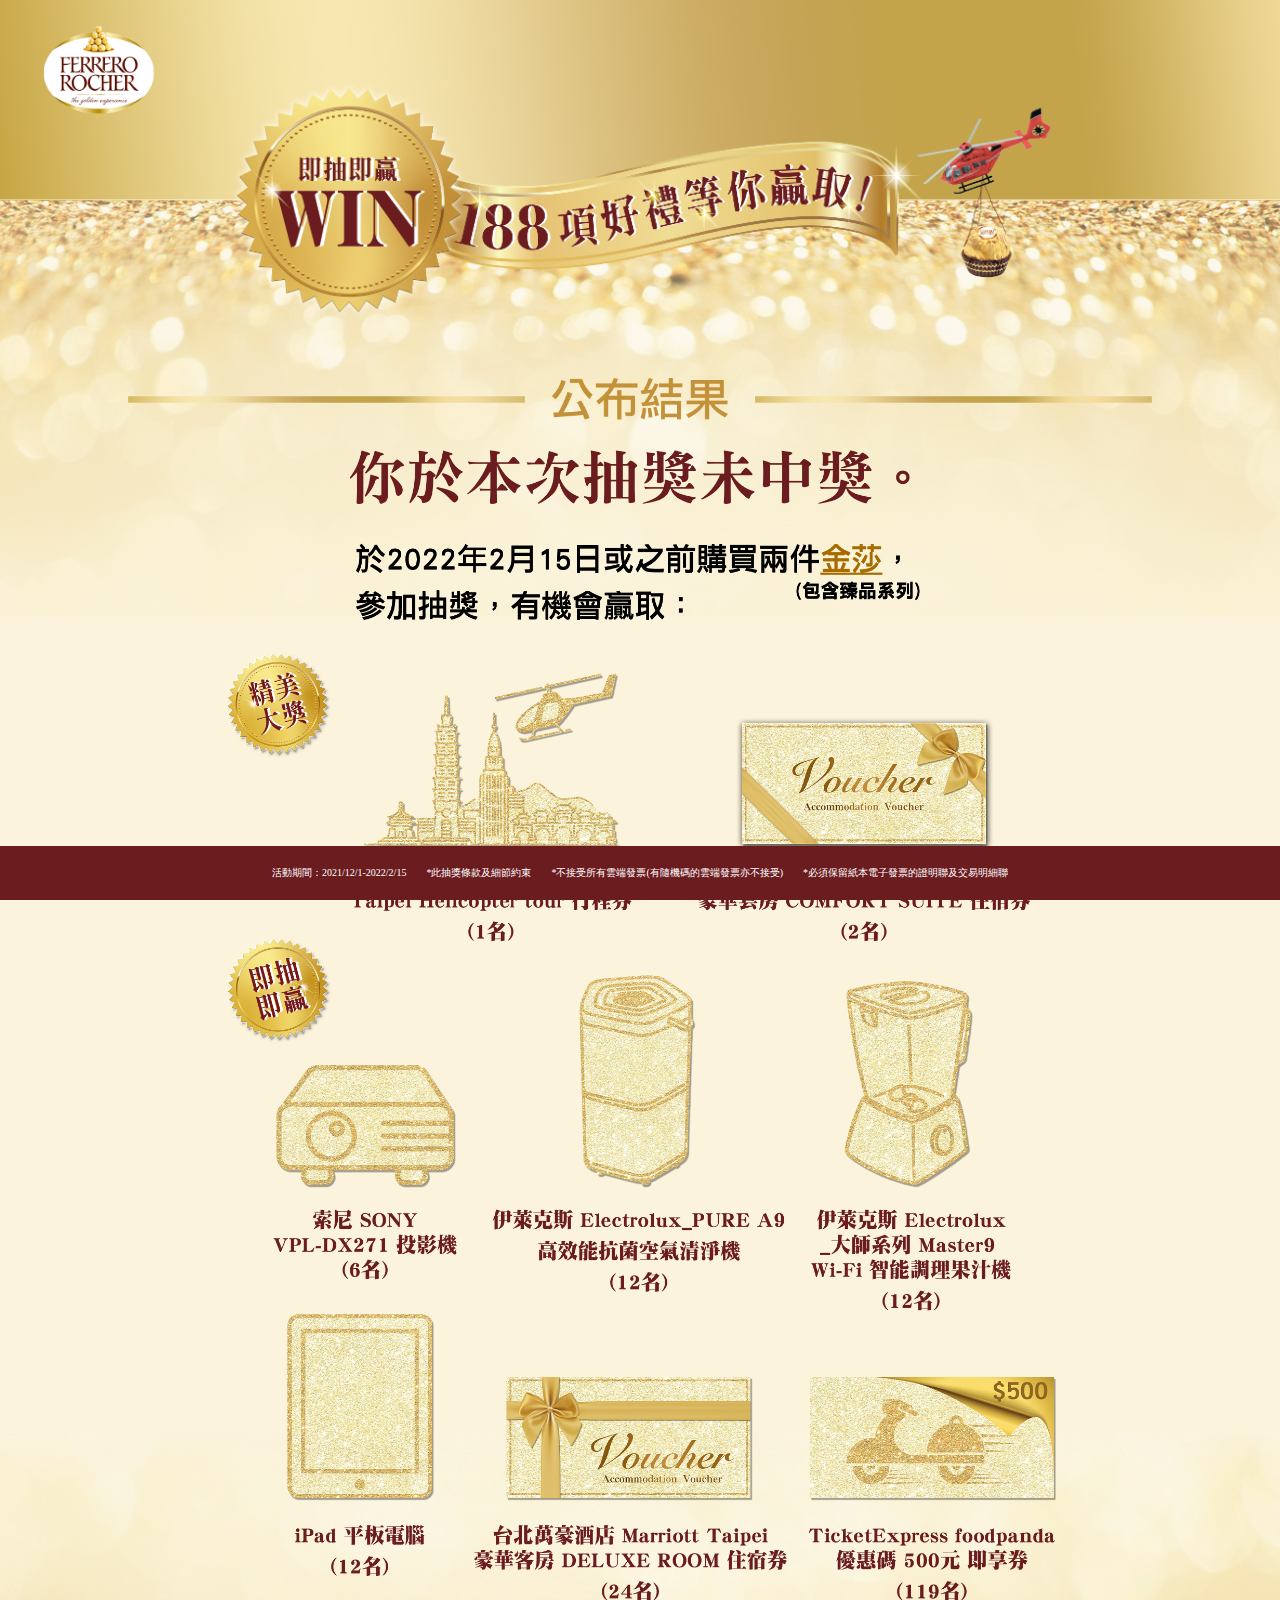
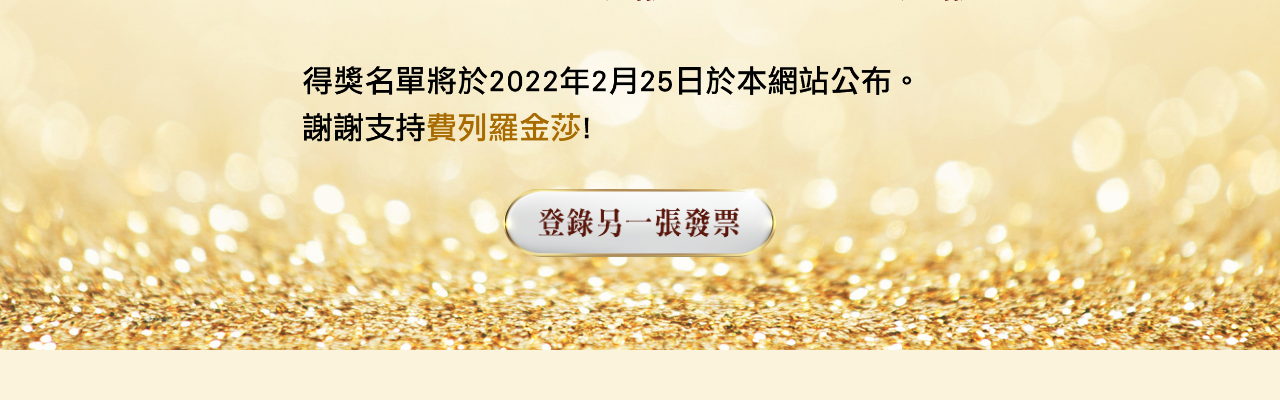
<file: losepage.html>
<!DOCTYPE html>
<html lang="en">

<head>
    <meta charset="UTF-8">
    <meta http-equiv="X-UA-Compatible" content="IE=edge">
    <meta name="viewport" content="width=device-width, initial-scale=1.0">
    <link rel="stylesheet" href="./sass/style.css">
    <title>None Page</title>
</head>

<body>
    <div id="loseapp">
        <header>
            <the-header></the-header>
        </header>
        <div class="losepage">
            <div class="banner">
                <img src="./imgs/x2/text_result.png" class="text_fill">
                <img src="./imgs/mobile/m_text_result.png" class="m_text_fill">
            </div>
            <div class="allcontent">
                <img src="./imgs/x2/award_detail.png" alt="">
                <img src="./imgs/mobile/m_award_detail.png" class="m_award">
            </div>
            <div class="btnRow">
                <button @click="link">
                    <img src="./imgs/x2/btn_another_bill.png" alt="">
                </button>
            </div>
        </div>
        <footer>
            <the-footer></the-footer>
        </footer>
    </div>
    <script src="./js/vue.js"></script>
    <script src="./js/header_footer.js"></script>
    <script>
        new Vue({
            el: '#loseapp',
            methods: {
                link() {
                    location.href = "./qrcode.html"
                },
            },
        })
    </script>
</body>

</html>
</file>
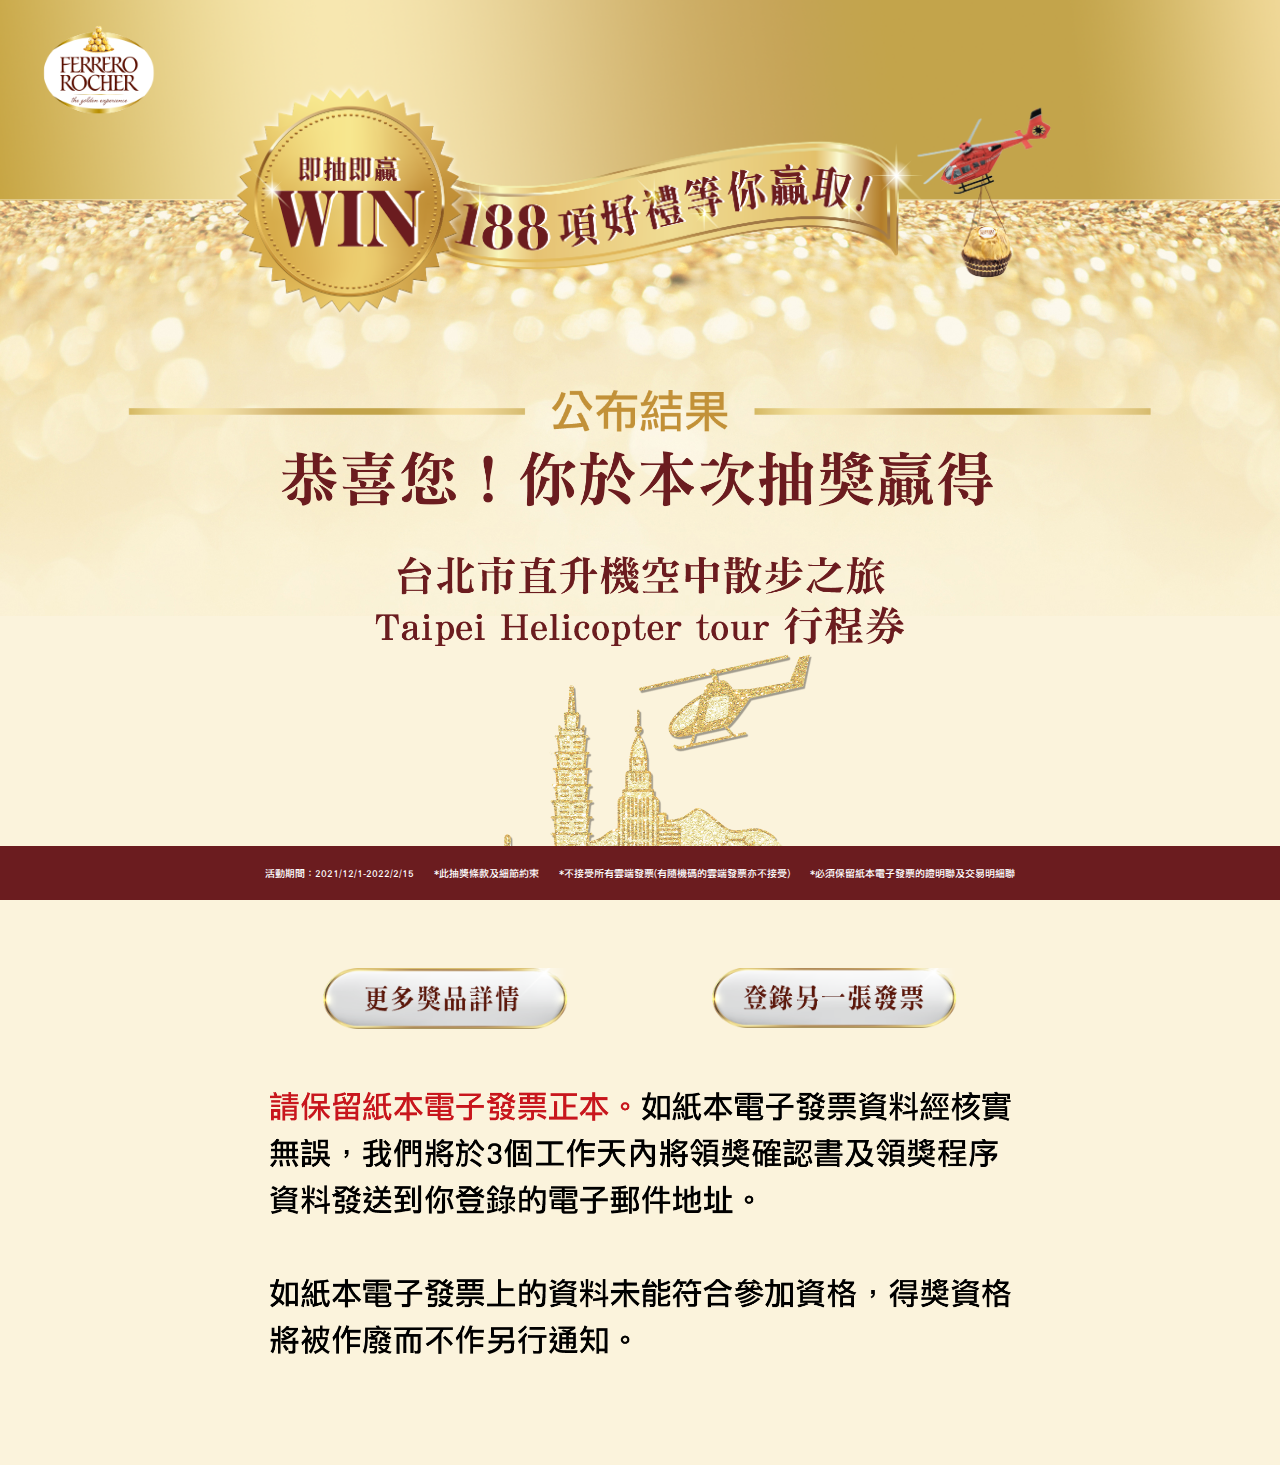
<file: winpage.html>
<!DOCTYPE html>
<html lang="en">

<head>
    <meta charset="UTF-8">
    <meta http-equiv="X-UA-Compatible" content="IE=edge">
    <meta name="viewport" content="width=device-width, initial-scale=1.0">
    <link rel="stylesheet" href="./sass/style.css">
    <title>Award Page</title>
</head>

<body style="background-color: #fbf3dc;">
    <div id="winapp">
        <header>
            <the-header></the-header>
        </header>
        <div class="winpage">
            <div class="banner">
                <img src="./imgs/x2/text_result.png" class="text_fill">
                <img src="./imgs/mobile/m_text_result.png" class="m_text_fill">
            </div>
            <div class="main_bg">
                <main>
                    <img src="./imgs/x2/award1.png" alt="">
                </main>
                <div class="down">
                    <div class="btnRow">
                        <button type="button">
                            <img src="./imgs/x2/btn_more.png" @click="openAwards">
                        </button>
                        <button type="button">
                            <img src="./imgs/x2/btn_another_bill.png" @click="link">
                        </button>
                    </div>
                </div>
            </div>
            <div class="showAwards" v-if="this.showAwards === true">
                <div class="wrap">
                    <header>
                        <img src="./imgs/x2/head_title.png" class="fullHeader">
                    </header>
                    <div class="banner">
                    </div>
                    <div class="picBox">
                        <img src="./imgs/x2/pop_award_detail.png" alt="">
                    </div>
                    <img src="./imgs/pop_close.png" id="btn_close" @click="closeAwards">
                </div>
            </div>
            <footer>
                <the-footer></the-footer>
            </footer>
        </div>
    </div>
    <script src="./js/vue.js"></script>
    <script src="./js/header_footer.js"></script>
    <script>
        new Vue({
            el: '#winapp',
            data: {
                showAwards: false,
            },
            methods: {
                link() {
                    location.href = "./qrcode.html"
                },
                openAwards() {
                    this.showAwards = true;
                },
                closeAwards() {
                    this.showAwards = false;
                },
            },
        })
    </script>
</body>

</html>
</file>
<file: sass/style.css>
@charset "UTF-8";
@import url("https://fonts.googleapis.com/css2?family=Noto+Sans+TC:wght@300&display=swap");
* {
  -webkit-box-sizing: border-box;
          box-sizing: border-box;
}

body {
  font-family: 'Noto Sans TC', sans-serif;
}

html, body, div, span, applet, object, iframe,
h1, h2, h3, h4, h5, h6, p, blockquote, pre,
a, abbr, acronym, address, big, cite, code,
del, dfn, em, img, ins, kbd, q, s, samp,
small, strike, strong, sub, sup, tt, var,
b, u, i, center,
dl, dt, dd, ol, ul, li,
fieldset, form, label, legend,
table, caption, tbody, tfoot, thead, tr, th, td,
article, aside, canvas, details, embed,
figure, figcaption, footer, header, hgroup,
menu, nav, output, ruby, section, summary,
time, mark, audio, video {
  margin: 0;
  padding: 0;
  border: 0;
  font-size: 100%;
  font: inherit;
  vertical-align: baseline;
}

/* HTML5 display-role reset for older browsers */
article, aside, details, figcaption, figure,
footer, header, hgroup, menu, nav, section, a {
  display: block;
}

body {
  line-height: 24px;
}

a {
  text-decoration: none;
}

ol, ul {
  list-style: none;
}

blockquote, q {
  quotes: none;
}

blockquote:before, blockquote:after,
q:before, q:after {
  content: '';
  content: none;
}

table {
  border-collapse: collapse;
  border-spacing: 0;
}

::-webkit-scrollbar {
  /*隱藏滾輪*/
  display: none;
}

/*input number消除旁邊箭頭*/
input::-webkit-outer-spin-button,
input::-webkit-inner-spin-button {
  /* display: none; <- Crashes Chrome on hover */
  -webkit-appearance: none;
  margin: 0;
  /* <-- Apparently some margin are still there even though it's hidden */
}

input[type=number] {
  -moz-appearance: textfield;
  /* Firefox */
}

@font-face {
  font-family: "LiHei";
  /* 自訂名稱 */
  src: url("../font/DFLiHeiStd-W5.otf");
  /* 字體檔路徑 */
}

#indexapp header, #chkapp header, #scanapp header, #loseapp header, #winapp header, #loadapp header {
  position: relative;
  height: 240px;
  z-index: 5;
  background-image: url(./../imgs/x2/head_bg.png);
  background-repeat: no-repeat;
  background-size: cover;
}

#indexapp header .fullHeader, #chkapp header .fullHeader, #scanapp header .fullHeader, #loseapp header .fullHeader, #winapp header .fullHeader, #loadapp header .fullHeader {
  position: absolute;
  height: 320px;
  left: 50%;
  top: 20%;
  -webkit-transform: translateX(-50%);
          transform: translateX(-50%);
}

#indexapp header .narrowHeader, #chkapp header .narrowHeader, #scanapp header .narrowHeader, #loseapp header .narrowHeader, #winapp header .narrowHeader, #loadapp header .narrowHeader {
  display: none;
}

#indexapp footer, #chkapp footer, #scanapp footer, #loseapp footer, #winapp footer, #loadapp footer {
  background-color: #6b1c1f;
  position: fixed;
  left: 0px;
  bottom: 0px;
  width: 100%;
}

#indexapp footer div, #chkapp footer div, #scanapp footer div, #loseapp footer div, #winapp footer div, #loadapp footer div {
  color: white;
  display: -webkit-box;
  display: -ms-flexbox;
  display: flex;
  font-size: 10px;
  -webkit-box-pack: center;
      -ms-flex-pack: center;
          justify-content: center;
}

#indexapp footer div p, #chkapp footer div p, #scanapp footer div p, #loseapp footer div p, #winapp footer div p, #loadapp footer div p {
  margin: 15px 10px;
}

@media all and (max-width: 1420px) {
  #indexapp header, #chkapp header, #scanapp header, #loseapp header, #winapp header, #loadapp header {
    height: 200px;
  }
  #indexapp header .fullHeader, #chkapp header .fullHeader, #scanapp header .fullHeader, #loseapp header .fullHeader, #winapp header .fullHeader, #loadapp header .fullHeader {
    height: 240px;
    top: 40%;
  }
}

@media all and (max-width: 992px) {
  #indexapp header, #chkapp header, #scanapp header, #loseapp header, #winapp header, #loadapp header {
    height: 140px;
  }
  #indexapp header .fullHeader, #chkapp header .fullHeader, #scanapp header .fullHeader, #loseapp header .fullHeader, #winapp header .fullHeader, #loadapp header .fullHeader {
    height: 220px;
    top: 20%;
  }
}

@media all and (max-width: 910px) {
  #indexapp header, #chkapp header, #scanapp header, #loseapp header, #winapp header, #loadapp header {
    height: 130px;
  }
  #indexapp header .fullHeader, #chkapp header .fullHeader, #scanapp header .fullHeader, #loseapp header .fullHeader, #winapp header .fullHeader, #loadapp header .fullHeader {
    height: 188px;
  }
  #indexapp footer div, #chkapp footer div, #scanapp footer div, #loseapp footer div, #winapp footer div, #loadapp footer div {
    font-size: 8px;
  }
}

@media all and (max-width: 768px) {
  #indexapp header, #chkapp header, #scanapp header, #loseapp header, #winapp header, #loadapp header {
    height: 110px;
  }
  #indexapp header .fullHeader, #chkapp header .fullHeader, #scanapp header .fullHeader, #loseapp header .fullHeader, #winapp header .fullHeader, #loadapp header .fullHeader {
    height: 165px;
  }
  #indexapp footer, #chkapp footer, #scanapp footer, #loseapp footer, #winapp footer, #loadapp footer {
    padding: 10px 0;
    text-align: center;
  }
  #indexapp footer div, #chkapp footer div, #scanapp footer div, #loseapp footer div, #winapp footer div, #loadapp footer div {
    display: block;
  }
  #indexapp footer div p, #chkapp footer div p, #scanapp footer div p, #loseapp footer div p, #winapp footer div p, #loadapp footer div p {
    margin: 0px;
  }
}

@media all and (max-width: 576px) {
  #indexapp header, #chkapp header, #scanapp header, #loseapp header, #winapp header, #loadapp header {
    background-image: url(./../imgs/mobile/m_head_bg.png);
    background-size: cover;
  }
  #indexapp header .fullHeader, #chkapp header .fullHeader, #scanapp header .fullHeader, #loseapp header .fullHeader, #winapp header .fullHeader, #loadapp header .fullHeader {
    width: 95%;
    top: 35%;
  }
  #indexapp footer, #chkapp footer, #scanapp footer, #loseapp footer, #winapp footer, #loadapp footer {
    padding: 10px 0;
    text-align: center;
  }
  #indexapp footer div, #chkapp footer div, #scanapp footer div, #loseapp footer div, #winapp footer div, #loadapp footer div {
    display: block !important;
  }
  #indexapp footer div p, #chkapp footer div p, #scanapp footer div p, #loseapp footer div p, #winapp footer div p, #loadapp footer div p {
    margin: 0px !important;
  }
}

@media all and (max-width: 414px) {
  #indexapp header, #chkapp header, #scanapp header, #loseapp header, #winapp header, #loadapp header {
    background-size: cover;
    height: 86px;
  }
  #indexapp header .fullHeader, #chkapp header .fullHeader, #scanapp header .fullHeader, #loseapp header .fullHeader, #winapp header .fullHeader, #loadapp header .fullHeader {
    height: 112px;
  }
}

@media all and (max-width: 375px) {
  #indexapp header, #chkapp header, #scanapp header, #loseapp header, #winapp header, #loadapp header {
    height: 78px;
  }
  #indexapp header .fullHeader, #chkapp header .fullHeader, #scanapp header .fullHeader, #loseapp header .fullHeader, #winapp header .fullHeader, #loadapp header .fullHeader {
    height: 100px;
    top: 40%;
  }
}

@media all and (max-width: 320px) {
  #indexapp header, #chkapp header, #scanapp header, #loseapp header, #winapp header, #loadapp header {
    height: 66px;
  }
  #indexapp header .fullHeader, #chkapp header .fullHeader, #scanapp header .fullHeader, #loseapp header .fullHeader, #winapp header .fullHeader, #loadapp header .fullHeader {
    height: 89px;
    top: 33%;
  }
  #indexapp footer, #chkapp footer, #scanapp footer, #loseapp footer, #winapp footer, #loadapp footer {
    position: relative;
  }
}

#scanapp {
  font-family: "LiHei", sans-serif;
  min-height: 100vh;
}

#scanapp form {
  background-image: url(../imgs/x2/blur_bg_up.jpg), url(../imgs/x2/blur_bg_down.jpg);
  background-size: contain;
  background-repeat: no-repeat;
  background-position: left top, left bottom 54px;
  background-color: #fbf3dc;
  padding-bottom: 59px;
}

#scanapp form .up,
#scanapp form .down {
  border: 1px solid transparent;
  width: 55%;
  margin: 0 auto;
}

#scanapp form .banner {
  border: 1px solid transparent;
  height: 320px;
  position: relative;
}

#scanapp form .banner img.text_fill {
  position: absolute;
  left: 50%;
  -webkit-transform: translateX(-50%);
          transform: translateX(-50%);
  bottom: 50px;
  width: 65%;
}

#scanapp form .banner img#m_text_fill {
  display: none;
}

#scanapp form .up {
  margin-top: 15px;
}

#scanapp form .up .scan {
  display: none;
}

#scanapp form .up .middle {
  border: 1px solid transparent;
  display: -webkit-box;
  display: -ms-flexbox;
  display: flex;
}

#scanapp form .up .middle .left {
  width: 65%;
}

#scanapp form .up .middle .left .input label:nth-of-type(1) {
  font-size: 22px;
  margin-top: 25px;
}

#scanapp form .up .middle .left .input label:nth-of-type(1) select {
  margin-right: 5px;
  margin-left: 5px;
}

#scanapp form .up .middle .left .input label {
  display: -webkit-box;
  display: -ms-flexbox;
  display: flex;
  -webkit-box-align: start;
      -ms-flex-align: start;
          align-items: flex-start;
  margin-top: 80px;
}

#scanapp form .up .middle .left .input label .flxLeft {
  width: 40%;
  text-align: right;
}

#scanapp form .up .middle .left .input label .flxLeft span {
  font-size: 38px;
  color: #6b1c1f;
  display: inline-block;
}

#scanapp form .up .middle .left .input label .flxLeft span.secSpan {
  font-size: 22px;
  color: black;
  -webkit-transform: translateX(-15px);
          transform: translateX(-15px);
  margin-top: 15px;
}

#scanapp form .up .middle .left .input label .flxLeft span.m_span {
  display: none;
}

#scanapp form .up .middle .left .input label .flxRight {
  position: relative;
}

#scanapp form .up .middle .left .input label .flxRight select:nth-of-type(1) {
  margin-left: 5px;
}

#scanapp form .up .middle .left .input label .flxRight .spanMv:nth-of-type(1) {
  -webkit-transform: translateX(-10px);
          transform: translateX(-10px);
}

#scanapp form .up .middle .left .input label .flxRight select {
  font-size: 22px;
  padding: 10px;
  -webkit-transform: translateY(-15px);
          transform: translateY(-15px);
  border: 2px solid #999;
  outline: none;
}

#scanapp form .up .middle .left .input label .flxRight select:nth-of-type(1) {
  margin-right: 20px;
}

#scanapp form .up .middle .left .input label input {
  width: 45%;
  outline: none;
  border: 2px solid #999;
  font-size: 38px;
  padding: 5px 0px 5px 5px;
  border-radius: 1px;
  -webkit-transform: translateY(-15px);
          transform: translateY(-15px);
  margin-left: 5px;
}

#scanapp form .up .middle .right {
  width: 33%;
}

#scanapp form .up .middle .right img {
  width: 75%;
}

#scanapp form .up .chkbox {
  border: 1px solid transparent;
  margin: 0 auto;
  width: 50%;
  margin-top: 40px;
}

#scanapp form .up .chkbox label {
  display: -webkit-box;
  display: -ms-flexbox;
  display: flex;
  margin-top: 25px;
  cursor: pointer;
}

#scanapp form .up .chkbox label input[type="checkbox"] {
  zoom: 1.5;
}

#scanapp form .up .chkbox label .chkbox2 p:nth-of-type(1) {
  font-size: 22px;
  font-weight: bold;
}

#scanapp form .up .chkbox .chkbox2:nth-of-type(1) span {
  text-decoration: underline;
  color: #c29138;
}

#scanapp form .down {
  margin-top: 60px;
}

#scanapp form .down .btnRow {
  display: -webkit-box;
  display: -ms-flexbox;
  display: flex;
  -webkit-box-pack: center;
      -ms-flex-pack: center;
          justify-content: center;
  margin-bottom: 80px;
}

#scanapp form .down .btnRow button {
  width: 318px;
  height: 80px;
  background-size: contain;
  background-repeat: no-repeat;
  background-color: transparent;
  outline: unset;
  border: unset;
  cursor: pointer;
}

#scanapp form .down .btnRow button img {
  width: 100%;
}

#scanapp form .down .btnRow button img:active {
  opacity: .8;
}

#scanapp form .down .btnRow button:nth-of-type(1) {
  margin-right: 8%;
}

#scanapp form .down .btnRow button:nth-of-type(2) {
  margin-left: 8%;
}

@media all and (max-width: 1680px) {
  #scanapp form .up,
  #scanapp form .down {
    width: 900px;
  }
  #scanapp form .banner {
    height: 310px;
  }
  #scanapp form .up .middle .left {
    width: 72%;
  }
  #scanapp form .up .middle .left .input label:nth-of-type(1) {
    font-size: 24px;
  }
  #scanapp form .up .middle .left .input label:nth-of-type(1) select {
    margin-right: 8px;
    margin-left: 8px;
  }
  #scanapp form .up .middle .left .input label .flxLeft {
    width: 40%;
  }
  #scanapp form .up .middle .left .input label .flxLeft span {
    font-size: 33px;
  }
  #scanapp form .up .middle .left .input label .flxLeft span.secSpan {
    -webkit-transform: translateX(-9px);
            transform: translateX(-9px);
  }
  #scanapp form .up .middle .left .input label .flxLeft span.secSpan.nowrap {
    width: 255px;
    white-space: nowrap;
  }
  #scanapp form .up .middle .left .input label .flxRight select {
    font-size: 24px;
  }
  #scanapp form .up .middle .left .input label input {
    font-size: 30px;
  }
  #scanapp form .up .middle .right img {
    -webkit-transform: translateX(30px);
            transform: translateX(30px);
    width: 100%;
  }
  #scanapp form .up .chkbox {
    width: 50%;
    margin-top: 80px;
    border: unset;
  }
  #scanapp form .up .chkbox label .chkbox2 p:nth-of-type(1) {
    font-weight: 400;
  }
}

@media all and (max-width: 1283px) {
  #scanapp form {
    padding-bottom: 59px;
  }
  #scanapp form .up,
  #scanapp form .down {
    width: 800px;
  }
  #scanapp form .banner {
    height: 280px;
  }
  #scanapp form .banner img.text_fill {
    width: 80%;
  }
  #scanapp form .up .middle .left {
    width: 80%;
  }
  #scanapp form .up .middle .left .input label .flxLeft {
    width: 40%;
  }
  #scanapp form .up .middle .left .input label .flxLeft span {
    font-size: 30px;
    -webkit-transform: translateY(-2px);
            transform: translateY(-2px);
  }
  #scanapp form .up .middle .left .input label .flxLeft span.secSpan {
    font-size: 18px;
    margin-top: 10px;
  }
  #scanapp form .up .middle .left .input label .flxLeft span.secSpan.nowrap {
    -webkit-transform: translateX(-36px);
            transform: translateX(-36px);
  }
  #scanapp form .up .middle .left .input label .flxRight select {
    font-size: 22px;
    padding: 9px;
  }
  #scanapp form .up .middle .left .input label input {
    font-size: 24px;
    padding: 9px;
  }
  #scanapp form .up .middle .right img {
    -webkit-transform: translateX(10px);
            transform: translateX(10px);
  }
  #scanapp form .up .chkbox {
    margin-top: 60px;
  }
  #scanapp form .up .chkbox label input[type="checkbox"] {
    margin-left: 10px;
  }
  #scanapp form .down .btnRow {
    margin-bottom: 80px;
  }
  #scanapp form .down .btnRow button {
    width: 286px;
    height: 72px;
  }
}

@media all and (max-width: 992px) {
  #scanapp form {
    padding-bottom: 59px;
  }
  #scanapp form .up,
  #scanapp form .down {
    width: 720px;
  }
  #scanapp form .banner {
    height: 263px;
  }
  #scanapp form .banner img.text_fill {
    bottom: 35px;
  }
  #scanapp form .up .middle .left .input label {
    margin-top: 60px;
  }
  #scanapp form .up .middle .left .input label .flxLeft span {
    font-size: 28px;
    -webkit-transform: translateY(-6px);
            transform: translateY(-6px);
  }
  #scanapp form .up .middle .left .input label .flxLeft span.secSpan {
    font-size: 16px;
    margin-top: 2px;
  }
  #scanapp form .up .middle .left .input label .flxLeft span.secSpan.nowrap {
    -webkit-transform: translateX(-57px);
            transform: translateX(-57px);
  }
  #scanapp form .up .middle .left .input label .flxRight select {
    font-size: 20px;
    padding: 8px;
  }
  #scanapp form .up .middle .left .input label input {
    font-size: 22px;
    padding: 7px;
  }
  #scanapp form .up .middle .right img {
    -webkit-transform: translateX(20px);
            transform: translateX(20px);
  }
  #scanapp form .down .btnRow {
    margin-bottom: 75px;
  }
  #scanapp form .down .btnRow button {
    width: 257px;
    height: 64px;
  }
}

@media all and (max-width: 768px) {
  #scanapp form {
    background-position: left top, left bottom 96px;
    padding-bottom: 128px;
  }
  #scanapp form .up,
  #scanapp form .down {
    width: 680px;
  }
  #scanapp form .banner {
    height: 180px;
  }
  #scanapp form .banner img.text_fill {
    bottom: 25px;
  }
  #scanapp form .up .middle .left .input label {
    margin-top: 50px;
  }
  #scanapp form .up .middle .left .input label .flxLeft span.secSpan.nowrap {
    -webkit-transform: translateX(-70px);
            transform: translateX(-70px);
  }
  #scanapp form .up .middle .right img {
    -webkit-transform: translateX(10px);
            transform: translateX(10px);
  }
  #scanapp form .up .chkbox {
    width: 55%;
    margin-top: 30px;
  }
  #scanapp form .up .chkbox label {
    margin-top: 30px;
  }
  #scanapp form .up .chkbox label .chkbox2 p:nth-of-type(1) {
    font-size: 18px;
  }
}

@media all and (max-width: 576px) {
  #scanapp form .banner {
    height: 155px;
    position: relative;
  }
  #scanapp form .banner img.text_fill {
    display: none;
  }
  #scanapp form .banner img#m_text_fill {
    position: absolute;
    display: block;
    width: 90%;
    left: 50%;
    bottom: 24px;
    -webkit-transform: translateX(-50%);
            transform: translateX(-50%);
  }
  #scanapp form .up,
  #scanapp form .down {
    width: 80%;
  }
  #scanapp form .up {
    margin: 0 auto;
  }
  #scanapp form .up .scan {
    display: -webkit-box !important;
    display: -ms-flexbox !important;
    display: flex !important;
    -webkit-box-pack: center;
        -ms-flex-pack: center;
            justify-content: center;
  }
  #scanapp form .up .scan .scanL {
    margin: 0 auto;
    cursor: pointer;
  }
  #scanapp form .up .scan .scanL img {
    width: 120px;
  }
  #scanapp form .up .scan .scanR {
    width: 70%;
    font-size: 24px;
    color: #6b1c1f;
  }
  #scanapp form .up .scan .scanR p {
    text-align: center;
    line-height: 36px;
  }
  #scanapp form .up .scan .scanR h4 {
    text-align: center;
    margin-top: 8px;
    color: #c29138;
    text-decoration: underline;
  }
  #scanapp form .up .bill_m {
    width: 100%;
    height: 100%;
    background-color: rgba(53, 53, 53, 0.589);
    position: fixed;
    top: 0px;
    left: 0px;
    z-index: 6;
    -webkit-transition: .1s;
    transition: .1s;
  }
  #scanapp form .up .bill_m img.billShow {
    display: block;
    margin: 30px auto 0 auto;
    width: 60%;
  }
  #scanapp form .up .bill_m img.closeBtn {
    display: block;
    position: absolute;
    width: 10%;
    top: 20px;
    right: 20%;
  }
  #scanapp form .up .middle {
    margin-top: 10px;
  }
  #scanapp form .up .middle .left {
    width: 100%;
  }
  #scanapp form .up .middle .left .input label:nth-of-type(1) {
    display: -webkit-box;
    display: -ms-flexbox;
    display: flex;
    font-size: 22px;
  }
  #scanapp form .up .middle .left .input label:nth-of-type(1) .flxLeft {
    width: 27%;
  }
  #scanapp form .up .middle .left .input label:nth-of-type(1) .flxLeft span {
    margin-left: 12%;
    -webkit-transform: translateY(1px);
            transform: translateY(1px);
  }
  #scanapp form .up .middle .left .input label:nth-of-type(1) select {
    margin-right: 5px;
    margin-left: 5px;
    background-color: white;
  }
  #scanapp form .up .middle .left .input label {
    display: block;
    -ms-flex-wrap: wrap;
        flex-wrap: wrap;
    -webkit-box-align: start;
        -ms-flex-align: start;
            align-items: flex-start;
    margin-top: 40px;
  }
  #scanapp form .up .middle .left .input label .flxLeft {
    width: 100%;
    text-align: left;
  }
  #scanapp form .up .middle .left .input label .flxLeft span {
    font-size: 20px;
    color: #6b1c1f;
    display: inline-block;
    margin-left: 2.5%;
  }
  #scanapp form .up .middle .left .input label .flxLeft span.m_span {
    display: block;
  }
  #scanapp form .up .middle .left .input label .flxLeft span.secSpan,
  #scanapp form .up .middle .left .input label .flxLeft span.m_span {
    font-size: 18px;
    color: black;
    margin-left: 14px;
    margin-top: 5px;
  }
  #scanapp form .up .middle .left .input label .flxLeft span.secSpan {
    -webkit-transform: translateX(-1px);
            transform: translateX(-1px);
    margin-top: 0px;
  }
  #scanapp form .up .middle .left .input label .flxLeft span.m1_span {
    display: none;
  }
  #scanapp form .up .middle .left .input label .flxLeft span.secSpan.nowrap {
    -webkit-transform: translateX(0px);
            transform: translateX(0px);
  }
  #scanapp form .up .middle .left .input label .flxRight select:nth-of-type(1) {
    margin-left: 5px;
  }
  #scanapp form .up .middle .left .input label .flxRight select {
    font-size: 18px;
    padding: 5px;
    -webkit-transform: translateY(-5px);
            transform: translateY(-5px);
    border: 2px solid #999;
    outline: none;
  }
  #scanapp form .up .middle .left .input label input {
    width: 90%;
    outline: none;
    border: 2px solid #999;
    font-size: 24px;
    padding: 5px 0px 5px 5px;
    border-radius: 1px;
    -webkit-transform: translateY(3px);
            transform: translateY(3px);
    margin-left: 12px;
  }
  #scanapp form .up .middle .right {
    display: none;
  }
  #scanapp form .up .chkbox {
    margin: 0 auto;
    width: 100%;
    margin-top: 40px;
  }
  #scanapp form .up .chkbox label {
    margin-top: 25px;
    cursor: pointer;
  }
  #scanapp form .up .chkbox label input[type="checkbox"] {
    zoom: 1;
    margin-left: 15px;
  }
  #scanapp form .up .chkbox label .chkbox2 p:nth-of-type(1) {
    font-size: 18px;
  }
  #scanapp form .up .chkbox label .chkbox2 p.secP {
    font-size: 14px;
  }
  #scanapp form .down {
    margin-top: 35px;
    display: block;
  }
  #scanapp form .down .btnRow {
    -ms-flex-wrap: nowrap;
        flex-wrap: nowrap;
    margin-bottom: 45px;
    width: 100%;
    -webkit-box-pack: center;
        -ms-flex-pack: center;
            justify-content: center;
  }
  #scanapp form .down .btnRow button {
    width: 180px;
    height: 46px;
  }
  #scanapp form .down .btnRow button:nth-of-type(1) {
    margin-right: 5%;
  }
  #scanapp form .down .btnRow button:nth-of-type(2) {
    margin-left: 5%;
  }
}

@media all and (max-width: 414px) {
  #scanapp form {
    background-position: left top, left bottom 116px;
  }
  #scanapp form .banner {
    height: 125px;
  }
  #scanapp form .banner img.text_fill {
    display: none;
  }
  #scanapp form .banner img#m_text_fill {
    bottom: 20px;
  }
  #scanapp form .up {
    width: 95%;
    margin: 0 auto;
  }
  #scanapp form .up .scan {
    display: -webkit-box !important;
    display: -ms-flexbox !important;
    display: flex !important;
    -webkit-box-pack: center;
        -ms-flex-pack: center;
            justify-content: center;
  }
  #scanapp form .up .scan .scanL {
    margin: 0 auto;
    cursor: pointer;
  }
  #scanapp form .up .scan .scanL img {
    width: 120px;
  }
  #scanapp form .up .scan .scanR {
    font-size: 22px;
  }
  #scanapp form .up .scan .scanR p {
    line-height: 26px;
    margin-top: 20px;
  }
  #scanapp form .up .middle {
    margin-top: 0px;
  }
  #scanapp form .up .middle .left .input label:nth-of-type(1) {
    font-size: 20px;
  }
  #scanapp form .up .middle .left .input label:nth-of-type(1) .flxLeft {
    width: 28%;
  }
  #scanapp form .up .middle .left .input label:nth-of-type(1) .flxLeft span {
    margin-left: 5%;
    -webkit-transform: translateY(1px);
            transform: translateY(1px);
  }
  #scanapp form .up .middle .left .input label {
    margin-top: 35px;
  }
  #scanapp form .up .middle .left .input label .flxLeft span {
    margin-left: 1.8%;
  }
  #scanapp form .up .middle .left .input label .flxLeft span.secSpan,
  #scanapp form .up .middle .left .input label .flxLeft span.m_span {
    font-size: 15px;
    margin-left: 8px;
    margin-top: 2px;
  }
  #scanapp form .up .middle .left .input label .flxLeft span.secSpan.nowrap {
    -webkit-transform: translateX(0px);
            transform: translateX(0px);
  }
  #scanapp form .up .middle .left .input label input {
    -webkit-transform: translateY(0px);
            transform: translateY(0px);
    margin-left: 9px;
    font-size: 20px;
  }
  #scanapp form .up .chkbox {
    margin-top: 25px;
  }
  #scanapp form .up .chkbox label {
    margin-top: 18px;
  }
  #scanapp form .up .chkbox label input[type="checkbox"] {
    margin-left: 12px;
  }
  #scanapp form .down {
    width: 95%;
  }
  #scanapp form .down .btnRow {
    margin-bottom: 35px;
  }
  #scanapp form .down .btnRow button {
    width: 170px;
    height: 41px;
  }
  #scanapp form .down .btnRow button:nth-of-type(1) {
    margin-right: 4.5%;
  }
  #scanapp form .down .btnRow button:nth-of-type(2) {
    margin-left: 4.5%;
  }
}

@media all and (max-width: 390px) {
  #scanapp form .down .btnRow button {
    width: 155px;
    height: 41px;
  }
  #scanapp form .down .btnRow button:nth-of-type(1) {
    margin-right: 3%;
  }
  #scanapp form .down .btnRow button:nth-of-type(2) {
    margin-left: 3%;
  }
}

@media all and (max-width: 375px) {
  #scanapp form .banner {
    height: 109px;
  }
  #scanapp form .banner img#m_text_fill {
    bottom: 15px;
    width: 93%;
  }
  #scanapp form .up .scan .scanL img {
    width: 110px;
  }
  #scanapp form .up .scan .scanR {
    font-size: 18px;
  }
  #scanapp form .up .scan .scanR p {
    line-height: 24px;
    margin-top: 20px;
  }
  #scanapp form .up .scan .scanR h4 {
    margin-top: 0px;
  }
  #scanapp form .up .middle .left .input label:nth-of-type(1) {
    font-size: 18px;
  }
  #scanapp form .up .middle .left .input label:nth-of-type(1) .flxLeft span {
    margin-left: 9%;
    -webkit-transform: translateY(1px);
            transform: translateY(1px);
  }
  #scanapp form .up .middle .left .input label:nth-of-type(1) .flxLeft span.fstSpan {
    font-size: 20px;
  }
  #scanapp form .up .middle .left .input label:nth-of-type(1) .flxRight select:nth-of-type(1) {
    margin-left: -1px;
  }
  #scanapp form .up .middle .left .input label {
    margin-top: 25px;
  }
  #scanapp form .up .middle .left .input label .flxLeft span {
    margin-left: 2.8%;
    font-size: 20px;
    -webkit-transform: translateY(2px);
            transform: translateY(2px);
  }
  #scanapp form .up .middle .left .input label .flxLeft span.secSpan,
  #scanapp form .up .middle .left .input label .flxLeft span.m_span {
    font-size: 14px;
    margin-left: 10px;
    margin-top: 0px;
  }
  #scanapp form .up .middle .left .input label input {
    -webkit-transform: translateY(0px);
            transform: translateY(0px);
    margin-left: 9px;
    font-size: 20px;
  }
  #scanapp form .down .btnRow button {
    width: 145px;
    height: 35px;
  }
}

@media all and (max-width: 320px) {
  #scanapp form {
    background-position: left top, left bottom 0px;
    padding-bottom: 10px;
  }
  #scanapp form .banner {
    height: 94px;
  }
  #scanapp form .up .scan .scanL img {
    width: 100px;
  }
  #scanapp form .up .scan .scanR {
    font-size: 17px;
  }
  #scanapp form .up .middle .left .input label:nth-of-type(1) .flxRight {
    left: 10px;
    top: 10px;
  }
  #scanapp form .up .middle .left .input label {
    margin-top: 25px;
  }
  #scanapp form .up .middle .left .input label .flxLeft span.secSpan,
  #scanapp form .up .middle .left .input label .flxLeft span.m_span {
    font-size: 12px;
  }
  #scanapp form .up .chkbox label .chkbox2 p:nth-of-type(1) {
    font-size: 16px;
  }
  #scanapp form .up .chkbox label .chkbox2 p.secP {
    font-size: 12px;
  }
  #scanapp form .down .btnRow button {
    width: 130px;
    height: 32px;
  }
  #scanapp form .down .btnRow button:nth-of-type(2) {
    margin-right: 0% !important;
  }
}

#winapp .winpage {
  font-family: "LiHei", sans-serif;
  background-image: url(../imgs/x2/blur_bg_up.jpg) !important;
  background-repeat: no-repeat;
  background-position: center top;
  background-color: #fbf3dc;
  background-size: contain;
}

#winapp .winpage .banner {
  border: 1px solid transparent;
  height: 250px;
  position: relative;
}

#winapp .winpage .banner img.text_fill {
  position: absolute;
  left: 50%;
  -webkit-transform: translateX(-50%);
          transform: translateX(-50%);
  bottom: 17px;
  width: 80%;
}

#winapp .winpage .banner img.m_text_fill {
  display: none;
}

#winapp .winpage .main_bg {
  width: 65%;
  border: 1px solid transparent;
  margin: 0 auto;
  background-image: url(../imgs/x2/congratulations_text.png);
  background-repeat: no-repeat;
  background-size: contain;
  background-position: top center;
  margin-bottom: 110px;
}

#winapp .winpage .main_bg main {
  width: 70%;
  -webkit-box-pack: center;
      -ms-flex-pack: center;
          justify-content: center;
  margin: 100px auto 40px auto;
}

#winapp .winpage .main_bg main img {
  max-width: 100%;
}

#winapp .winpage .main_bg .down {
  margin-top: 47px;
  margin-bottom: 320px;
  width: 100%;
}

#winapp .winpage .main_bg .down .btnRow {
  width: 100%;
  display: -webkit-box;
  display: -ms-flexbox;
  display: flex;
}

#winapp .winpage .main_bg .down .btnRow button {
  display: block;
  margin: 0px auto 100px auto;
  width: 318px;
  height: 80px;
  cursor: pointer;
  background-size: contain;
  background-repeat: no-repeat;
  background-color: transparent;
  outline: unset;
  border: unset;
}

#winapp .winpage .main_bg .down .btnRow button img {
  width: 100%;
}

#winapp .winpage .main_bg .down .btnRow button img:active {
  opacity: .8;
}

#winapp .winpage .main_bg .down .btnRow button:nth-of-type(1) {
  margin-right: 8%;
}

#winapp .winpage .main_bg .down .btnRow button:nth-of-type(2) {
  margin-left: 8%;
}

#winapp .winpage .showAwards {
  width: 100%;
  height: 100%;
  background-color: rgba(53, 53, 53, 0.589);
  position: fixed;
  top: 0px;
  left: 0px;
  z-index: 6;
  -webkit-transition: .1s;
  transition: .1s;
}

#winapp .winpage .showAwards .wrap {
  width: 63%;
  margin: 0 auto;
}

#winapp .winpage .showAwards .wrap header {
  margin-top: 50px;
}

#winapp .winpage .showAwards .wrap header .fullHeader {
  max-width: 90%;
  max-height: 100%;
  top: 44%;
}

#winapp .winpage .showAwards .wrap .banner {
  height: 110px;
  position: relative;
  background-color: white;
  border: unset;
}

#winapp .winpage .showAwards .wrap .banner.part2 {
  height: 120px;
}

#winapp .winpage .showAwards .wrap .wordBox {
  width: 100%;
  height: 350px;
  background-color: white;
  overflow-y: auto;
  padding: 0px 50px 50px 50px;
}

#winapp .winpage .showAwards .wrap .wordBox h6 {
  color: #6b1c1f;
  font-weight: bold;
}

#winapp .winpage .showAwards .wrap .wordBox p.yellow {
  color: #c29138;
  font-weight: bold;
}

#winapp .winpage .showAwards .wrap .wordBox p.item {
  margin-top: 20px;
}

#winapp .winpage .showAwards .wrap .picBox {
  width: 100%;
  text-align: center;
  height: 350px;
  background-color: white;
  overflow-y: auto;
  padding-bottom: 50px;
}

#winapp .winpage .showAwards .wrap .picBox img {
  width: 70%;
}

#winapp .winpage .showAwards #btn_close,
#winapp .winpage .showAwards #btn_close2 {
  position: absolute;
  cursor: pointer;
  top: 28px;
  right: 19%;
  z-index: 6;
  width: 40px;
}

@media all and (max-width: 1283px) {
  #winapp .winpage .main_bg .down {
    margin-top: 40px;
    margin-bottom: 223px;
  }
  #winapp .winpage .main_bg .down .btnRow button {
    margin: 0px auto 100px auto;
    width: 257px;
    height: 64px;
  }
  #winapp .winpage .showAwards .wrap header {
    height: 160px;
  }
  #winapp .winpage .showAwards .wrap header .fullHeader {
    max-height: 82%;
    top: 56%;
  }
  #winapp .winpage .showAwards #btn_close,
  #winapp .winpage .showAwards #btn_close2 {
    position: absolute;
    cursor: pointer;
    top: 28px;
    right: 17%;
    z-index: 6;
  }
}

@media all and (max-width: 992px) {
  #winapp .winpage .main_bg {
    margin-bottom: 90px;
  }
  #winapp .winpage .main_bg .down {
    margin-bottom: 196px;
  }
  #winapp .winpage .main_bg .down .btnRow button {
    width: 257px;
    height: 64px;
  }
  #winapp .winpage .showAwards .wrap {
    width: 70%;
  }
  #winapp .winpage .showAwards .wrap header {
    height: 140px;
  }
  #winapp .winpage .showAwards .wrap .banner,
  #winapp .winpage .showAwards .wrap .banner.part2 {
    height: 66px;
  }
  #winapp .winpage .showAwards .wrap .wordBox {
    font-size: 12px;
    line-height: 18px;
  }
}

@media all and (max-width: 768px) {
  #winapp .winpage .banner {
    height: 154px;
  }
  #winapp .winpage .main_bg main {
    margin: 50px auto 40px auto;
  }
  #winapp .winpage .main_bg .down {
    margin-bottom: 150px;
  }
  #winapp .winpage .showAwards .wrap .banner {
    height: 70px;
  }
}

@media all and (max-width: 576px) {
  #winapp {
    background-image: unset;
  }
  #winapp .winpage {
    position: relative;
    background-image: url(../imgs/mobile/m_blur_bg_up.jpg), url(../imgs/mobile/m_blur_bg_down.jpg);
    background-position: center top 0px, center bottom 0px;
    background-repeat: no-repeat, no-repeat;
    background-size: contain;
    min-height: 100vh;
  }
  #winapp .winpage .banner {
    height: 135px;
  }
  #winapp .winpage .banner img.text_fill {
    display: none;
  }
  #winapp .winpage .banner img.m_text_fill {
    position: absolute;
    display: block;
    width: 80%;
    bottom: 25px;
    left: 50%;
    -webkit-transform: translateX(-50%);
            transform: translateX(-50%);
  }
  #winapp .winpage .main_bg {
    width: 100%;
    background-image: url(../imgs/mobile/m_congratulations_text.png);
    background-size: 90%;
    min-height: 81vh;
    position: relative;
  }
  #winapp .winpage .main_bg main {
    width: 65%;
    -webkit-box-pack: center;
        -ms-flex-pack: center;
            justify-content: center;
    margin: 130px auto 0px auto;
  }
  #winapp .winpage .main_bg main img {
    max-width: 80%;
    margin: 0 auto;
    display: block;
  }
  #winapp .winpage .main_bg .down {
    display: -webkit-box !important;
    display: -ms-flexbox !important;
    display: flex !important;
    margin-bottom: 306px;
    margin-top: 21px;
  }
  #winapp .winpage .main_bg .down .btnRow {
    width: 100%;
  }
  #winapp .winpage .main_bg .down .btnRow button {
    margin: 0px auto;
    cursor: pointer;
    width: 200px;
  }
  #winapp .winpage .main_bg .down .btnRow button:nth-of-type(1) {
    margin-right: 6%;
  }
  #winapp .winpage .main_bg .down .btnRow button:nth-of-type(2) {
    margin-left: 6%;
  }
  #winapp .winpage .main_bg .showAwards .wrap {
    width: 80%;
    margin: 0 auto;
  }
  #winapp .winpage .main_bg .showAwards .wrap header {
    margin-top: 50px;
  }
  #winapp .winpage .main_bg .showAwards .wrap header .fullHeader {
    max-height: 86%;
    top: 41%;
  }
  #winapp .winpage .main_bg .showAwards .wrap .banner {
    -webkit-transform: translateY(-26px);
            transform: translateY(-26px);
    height: 65px !important;
  }
  #winapp .winpage .main_bg .showAwards .wrap .banner.part2 {
    height: 65px;
  }
  #winapp .winpage .main_bg .showAwards .wrap .wordBox {
    -webkit-transform: translateY(-26px);
            transform: translateY(-26px);
    width: 100%;
    height: 300px;
    padding: 0px 15px 15px 15px;
    font-size: 12px;
    line-height: 18px;
  }
  #winapp .winpage .main_bg .showAwards .wrap .picBox {
    -webkit-transform: translateY(-28px);
            transform: translateY(-28px);
    height: 300px;
  }
  #winapp .winpage .main_bg .showAwards .wrap .picBox img {
    width: 90%;
  }
  #winapp .winpage .main_bg .showAwards #btn_close,
  #winapp .winpage .main_bg .showAwards #btn_close2 {
    width: 30px;
    top: 36px;
    right: 12%;
    z-index: 6;
  }
  #winapp .winpage .showAwards .wrap {
    width: 80%;
    margin: 0 auto;
  }
  #winapp .winpage .showAwards .wrap header {
    background-image: url(../imgs/mobile/m_golden_top.png);
    margin-top: 50px;
  }
  #winapp .winpage .showAwards .wrap header .fullHeader {
    max-height: 80% !important;
    top: 15px !important;
  }
  #winapp .winpage .showAwards .wrap .banner {
    -webkit-transform: translateY(-26px);
            transform: translateY(-26px);
    height: 65px !important;
  }
  #winapp .winpage .showAwards .wrap .banner.part2 {
    height: 65px;
  }
  #winapp .winpage .showAwards .wrap .wordBox {
    -webkit-transform: translateY(-26px);
            transform: translateY(-26px);
    width: 100%;
    height: 300px;
    padding: 0px 15px 15px 15px;
    font-size: 12px;
    line-height: 18px;
  }
  #winapp .winpage .showAwards .wrap .picBox {
    -webkit-transform: translateY(-28px);
            transform: translateY(-28px);
    height: 370px;
  }
  #winapp .winpage .showAwards .wrap .picBox img {
    width: 90%;
  }
  #winapp .winpage .showAwards #btn_close,
  #winapp .winpage .showAwards #btn_close2 {
    width: 30px;
    top: 36px;
    right: 12%;
    z-index: 6;
  }
}

@media all and (max-width: 414px) {
  #winapp .winpage .banner {
    height: 119px;
  }
  #winapp .winpage .main_bg main {
    width: 65%;
    -webkit-box-pack: center;
        -ms-flex-pack: center;
            justify-content: center;
    margin: 94px auto 0px auto;
  }
  #winapp .winpage .main_bg .down {
    margin-top: 8px;
    margin-bottom: 278px;
  }
  #winapp .winpage .main_bg .down .btnRow button {
    width: 171px;
  }
  #winapp .winpage .main_bg .down .btnRow button:nth-of-type(1) {
    margin-right: 3%;
  }
  #winapp .winpage .main_bg .down .btnRow button:nth-of-type(2) {
    margin-left: 3%;
  }
  #winapp .winpage .showAwards .wrap header {
    height: 126px;
  }
  #winapp .winpage .showAwards .wrap header .fullHeader {
    max-height: 66% !important;
    top: 23px !important;
  }
  #winapp .winpage .showAwards .wrap .banner {
    -webkit-transform: translateY(0px);
            transform: translateY(0px);
  }
}

@media all and (max-width: 390px) {
  #winapp .winpage .banner {
    height: 113px;
  }
  #winapp .winpage .main_bg main {
    width: 65%;
    -webkit-box-pack: center;
        -ms-flex-pack: center;
            justify-content: center;
    margin: 94px auto 0px auto;
  }
  #winapp .winpage .main_bg .down {
    margin-top: 1px;
  }
  #winapp .winpage .main_bg .down .btnRow button {
    width: 150px;
  }
  #winapp .winpage .main_bg .down .btnRow button:nth-of-type(1) {
    margin-right: 4%;
  }
  #winapp .winpage .main_bg .down .btnRow button:nth-of-type(2) {
    margin-left: 4%;
  }
}

@media all and (max-width: 375px) {
  #winapp .winpage .showAwards .wrap header {
    height: 93px;
  }
  #winapp .winpage .showAwards .wrap header .fullHeader {
    max-height: 86% !important;
    top: 8px !important;
  }
  #winapp .winpage .showAwards .wrap .banner {
    -webkit-transform: translateY(-88px);
            transform: translateY(-88px);
    height: 65px !important;
  }
  #winapp .winpage .showAwards .wrap .banner.part2 {
    height: 65px;
  }
  #winapp .winpage .showAwards .wrap .wordBox {
    -webkit-transform: translateY(-88px);
            transform: translateY(-88px);
    height: 350px;
  }
  #winapp .winpage .showAwards .wrap .picBox {
    -webkit-transform: translateY(-88px);
            transform: translateY(-88px);
    height: 350px;
    padding-top: 40px;
  }
}

@media all and (max-width: 320px) {
  #winapp .winpage .main_bg {
    width: 100%;
    background-image: url(../imgs/mobile/m_congratulations_text.png);
    background-size: 88%;
    min-height: 71vh;
    margin-bottom: 0px;
  }
  #winapp .winpage .main_bg main {
    width: 65%;
    -webkit-box-pack: center;
        -ms-flex-pack: center;
            justify-content: center;
    margin: 80px auto 0px auto;
  }
  #winapp .winpage .main_bg main img {
    max-width: 95%;
    margin: 0 auto;
    display: block;
  }
  #winapp .winpage .main_bg .down {
    margin-bottom: 130px;
  }
  #winapp .winpage .main_bg .down .btnRow {
    width: 100%;
    -webkit-transform: translateY(200%);
            transform: translateY(200%);
  }
  #winapp .winpage .main_bg .down .btnRow button {
    margin: 0px auto 0px auto;
    cursor: pointer;
    width: 125px;
  }
}

#loseapp .losepage {
  font-family: "LiHei", sans-serif;
  background-image: url(../imgs/x2/blur_bg_up.jpg), url(../imgs/x2/blur_bg_down.jpg);
  background-size: contain;
  background-repeat: no-repeat;
  background-position: left top, left bottom 50px;
  background-color: #fbf3dc;
  padding-bottom: 80px;
}

#loseapp .losepage .banner {
  height: 250px;
  position: relative;
}

#loseapp .losepage .banner img.text_fill {
  position: absolute;
  left: 50%;
  -webkit-transform: translateX(-50%);
          transform: translateX(-50%);
  bottom: 30px;
  width: 80%;
}

#loseapp .losepage .banner img.m_text_fill {
  display: none;
}

#loseapp .losepage .allcontent {
  text-align: center;
}

#loseapp .losepage .allcontent img {
  max-width: 65%;
}

#loseapp .losepage .allcontent img.m_award {
  display: none;
}

#loseapp .losepage .btnRow button {
  display: block;
  margin: 40px auto 60px auto;
  width: 318px;
  height: 80px;
  background-size: contain;
  background-repeat: no-repeat;
  background-color: transparent;
  outline: unset;
  border: unset;
  cursor: pointer;
}

#loseapp .losepage .btnRow button img {
  width: 100%;
}

#loseapp .losepage .btnRow button img:active {
  opacity: .8;
}

@media all and (max-width: 1283px) {
  #loseapp .losepage .btnRow button {
    width: 286px;
    height: 72px;
  }
}

@media all and (max-width: 992px) {
  #loseapp .losepage .btnRow button {
    width: 257px;
    height: 64px;
  }
}

@media all and (max-width: 768px) {
  #loseapp .losepage .banner {
    height: 180px !important;
  }
  #loseapp .losepage .banner img.text_fill {
    bottom: 25px;
  }
  #loseapp .losepage .btnRow button {
    width: 257px;
    height: 64px;
  }
}

@media all and (max-width: 576px) {
  #loseapp .losepage {
    background-image: url(../imgs/mobile/m_blur_bg_up.jpg), url(../imgs/mobile/m_blur_bg_down.jpg);
    background-position: left top, left bottom 65px;
    background-color: #fbf3dc;
    padding-bottom: 80px;
    -webkit-transform: translateY(0%);
            transform: translateY(0%);
  }
  #loseapp .losepage .banner {
    height: 155px !important;
  }
  #loseapp .losepage .banner img.m_text_fill {
    position: absolute;
    bottom: 25px;
    left: 50%;
    -webkit-transform: translateX(-50%);
            transform: translateX(-50%);
    max-width: 88%;
  }
  #loseapp .losepage .allcontent img {
    max-width: 80%;
  }
  #loseapp .losepage .allcontent img:nth-of-type(1) {
    display: none;
  }
  #loseapp .losepage .allcontent img.m_award {
    display: block;
    margin: 0 auto;
  }
  #loseapp .losepage .btnRow button {
    width: 191px;
    height: 46px;
  }
}

@media all and (max-width: 414px) {
  #loseapp .losepage .banner {
    height: 125px !important;
  }
  #loseapp .losepage .btnRow button {
    width: 171px;
    height: 41px;
  }
}

@media all and (max-width: 375px) {
  #loseapp .losepage .banner {
    height: 109px !important;
  }
  #loseapp .losepage .btnRow button {
    width: 145px;
    height: 35px;
  }
}

@media all and (max-width: 320px) {
  #loseapp .losepage {
    background-position: left top, left bottom 0px;
    padding-bottom: 2px;
  }
  #loseapp .losepage .banner {
    height: 94px !important;
  }
  #loseapp .losepage .btnRow button {
    width: 130px;
    height: 32px;
  }
}

#indexapp {
  background-image: url(../imgs/x2/landing_bg.jpg);
  background-position: bottom center;
  background-size: cover;
  padding-bottom: 120px;
  background-repeat: no-repeat;
  min-height: 100vh;
}

#indexapp .landing .index_m_header {
  display: none;
  position: relative;
}

#indexapp .landing .index_m_header img:nth-of-type(1) {
  max-width: 100%;
}

#indexapp .landing .allContent {
  text-align: center;
  position: relative;
}

#indexapp .landing .allContent img.d_bg {
  max-width: 90%;
  margin-top: 20px;
}

#indexapp .landing .allContent img.m_bg {
  display: none;
}

#indexapp .landing .allContent #btndetail1,
#indexapp .landing .allContent #btndetail2 {
  position: absolute;
  width: 150px;
  bottom: 283px;
  cursor: pointer;
}

#indexapp .landing .allContent #btndetail1:active,
#indexapp .landing .allContent #btndetail2:active {
  opacity: .8;
}

#indexapp .landing .allContent #btndetail1 {
  left: 24%;
}

#indexapp .landing .allContent #btndetail2 {
  left: 47%;
}

#indexapp .landing .allContent .m_btnRow {
  display: none;
}

#indexapp .landing .down .btnRow {
  display: -webkit-box;
  display: -ms-flexbox;
  display: flex;
  width: 50%;
  margin: 0 auto;
}

#indexapp .landing .down .btnRow button {
  width: 318px;
  height: 80px;
  background-size: contain;
  background-repeat: no-repeat;
  background-color: transparent;
  outline: unset;
  border: unset;
  cursor: pointer;
}

#indexapp .landing .down .btnRow button img {
  width: 100%;
}

#indexapp .landing .down .btnRow button img:active {
  opacity: .8;
}

#indexapp .landing .down .btnRow button:nth-of-type(1) {
  margin-right: 8%;
}

#indexapp .landing .down .btnRow button:nth-of-type(2) {
  margin-left: 8%;
}

#indexapp .landing .showAwards {
  width: 100%;
  height: 100%;
  background-color: rgba(53, 53, 53, 0.589);
  position: fixed;
  top: 0px;
  left: 0px;
  z-index: 6;
  -webkit-transition: .1s;
  transition: .1s;
}

#indexapp .landing .showAwards .wrap {
  width: 63%;
  margin: 0 auto;
}

#indexapp .landing .showAwards .wrap header {
  margin-top: 50px;
  height: 220px;
}

#indexapp .landing .showAwards .wrap header .fullHeader {
  max-width: 90%;
  max-height: 100%;
  top: 44%;
}

#indexapp .landing .showAwards .wrap .banner {
  height: 110px;
  position: relative;
  background-color: white;
  border: unset;
}

#indexapp .landing .showAwards .wrap .banner.part2 {
  height: 120px;
}

#indexapp .landing .showAwards .wrap .wordBox {
  width: 100%;
  height: 350px;
  background-color: white;
  overflow-y: auto;
  padding: 0px 50px 50px 50px;
}

#indexapp .landing .showAwards .wrap .wordBox h6 {
  color: #6b1c1f;
  font-weight: bold;
}

#indexapp .landing .showAwards .wrap .wordBox p.yellow {
  color: #c29138;
  font-weight: bold;
}

#indexapp .landing .showAwards .wrap .wordBox p.item {
  margin-top: 20px;
}

#indexapp .landing .showAwards .wrap .picBox {
  width: 100%;
  text-align: center;
  height: 350px;
  background-color: white;
  overflow-y: auto;
  padding-bottom: 50px;
}

#indexapp .landing .showAwards .wrap .picBox img {
  width: 70%;
}

#indexapp .landing .showAwards #btn_close,
#indexapp .landing .showAwards #btn_close2 {
  position: absolute;
  cursor: pointer;
  top: 28px;
  right: 19%;
  z-index: 6;
  width: 40px;
}

@media all and (max-width: 1920px) {
  #indexapp .landing .allContent #btndetail1,
  #indexapp .landing .allContent #btndetail2 {
    bottom: 255px;
  }
  #indexapp .landing .allContent #btndetail1 {
    left: 18.5%;
  }
  #indexapp .landing .allContent #btndetail2 {
    left: 46%;
  }
}

@media all and (max-width: 1800px) {
  #indexapp {
    background-position: bottom left -400px;
  }
  #indexapp .landing .allContent #btndetail1,
  #indexapp .landing .allContent #btndetail2 {
    bottom: 240px;
    cursor: pointer;
  }
  #indexapp .landing .allContent #btndetail1 {
    left: 18%;
  }
  #indexapp .landing .allContent #btndetail2 {
    left: 45.5%;
  }
}

@media all and (max-width: 1680px) {
  #indexapp .landing .allContent #btndetail1,
  #indexapp .landing .allContent #btndetail2 {
    width: 120px;
    bottom: 219px;
  }
  #indexapp .landing .allContent #btndetail1 {
    left: 18.5%;
  }
  #indexapp .landing .allContent #btndetail2 {
    left: 45.5%;
  }
}

@media all and (max-width: 1660px) {
  #indexapp .landing .allContent #btndetail1,
  #indexapp .landing .allContent #btndetail2 {
    top: unset;
    bottom: 220px;
  }
  #indexapp .landing .allContent #btndetail1 {
    left: 18%;
  }
  #indexapp .landing .allContent #btndetail2 {
    left: 45.5%;
  }
}

@media all and (max-width: 1440px) {
  #indexapp .landing .allContent #btndetail1,
  #indexapp .landing .allContent #btndetail2 {
    top: unset;
    bottom: 195px;
  }
  #indexapp .landing .allContent #btndetail1 {
    left: 18.2%;
  }
  #indexapp .landing .allContent #btndetail2 {
    left: 45.2%;
  }
  #indexapp .landing .down {
    -webkit-transform: translateY(30%);
            transform: translateY(30%);
  }
}

@media all and (max-width: 1376px) {
  #indexapp .landing .allContent #btndetail1,
  #indexapp .landing .allContent #btndetail2 {
    bottom: 180px;
  }
}

@media all and (max-width: 1288px) {
  #indexapp .landing .allContent #btndetail1,
  #indexapp .landing .allContent #btndetail2 {
    bottom: 168px;
  }
}

@media all and (max-width: 1283px) {
  #indexapp .landing .allContent #btndetail1,
  #indexapp .landing .allContent #btndetail2 {
    width: 110px;
    bottom: 170px;
  }
  #indexapp .landing .allContent #btndetail1 {
    left: 18%;
  }
  #indexapp .landing .allContent #btndetail2 {
    left: 45.2%;
  }
  #indexapp .landing .down {
    -webkit-transform: translateY(180%);
            transform: translateY(180%);
  }
  #indexapp .landing .showAwards .wrap header {
    height: 160px;
  }
  #indexapp .landing .showAwards .wrap header .fullHeader {
    max-height: 82%;
    top: 56%;
  }
  #indexapp .landing .showAwards #btn_close,
  #indexapp .landing .showAwards #btn_close2 {
    position: absolute;
    cursor: pointer;
    top: 28px;
    right: 17%;
    z-index: 6;
  }
}

@media all and (max-width: 1024px) {
  #indexapp .landing .allContent #btndetail1,
  #indexapp .landing .allContent #btndetail2 {
    width: 100px;
    bottom: 137px;
  }
  #indexapp .landing .allContent #btndetail1 {
    left: 18%;
  }
  #indexapp .landing .allContent #btndetail2 {
    left: 45%;
  }
  #indexapp .landing .down {
    -webkit-transform: translateY(70%);
            transform: translateY(70%);
  }
}

@media all and (max-width: 992px) {
  #indexapp {
    padding-bottom: 80px;
  }
  #indexapp .landing .allContent img.d_bg {
    max-width: 97%;
    margin-top: 40px;
  }
  #indexapp .landing .allContent #btndetail1,
  #indexapp .landing .allContent #btndetail2 {
    width: 90px;
    bottom: 143px;
  }
  #indexapp .landing .allContent #btndetail1 {
    left: 15.5%;
  }
  #indexapp .landing .allContent #btndetail2 {
    left: 45%;
  }
  #indexapp .landing .down {
    -webkit-transform: translateY(60%);
            transform: translateY(60%);
  }
  #indexapp .landing .down .btnRow {
    display: -webkit-box;
    display: -ms-flexbox;
    display: flex;
    width: 65%;
    margin: 0 auto;
  }
  #indexapp .landing .down .btnRow button {
    width: 257px;
    height: 64px;
    margin-right: 130px;
  }
  #indexapp .landing .down .btnRow button:nth-of-type(2) {
    margin-right: 0px;
  }
  #indexapp .landing .showAwards .wrap {
    width: 70%;
  }
  #indexapp .landing .showAwards .wrap header {
    height: 140px;
  }
  #indexapp .landing .showAwards .wrap .banner,
  #indexapp .landing .showAwards .wrap .banner.part2 {
    height: 66px;
  }
  #indexapp .landing .showAwards .wrap .wordBox {
    font-size: 12px;
    line-height: 18px;
  }
}

@media all and (max-width: 800px) {
  #indexapp .landing {
    padding-bottom: 185px;
  }
  #indexapp .landing .allContent #btndetail1,
  #indexapp .landing .allContent #btndetail2 {
    width: 85px;
    bottom: 116px;
  }
  #indexapp .landing .allContent #btndetail1 {
    left: 15.5%;
  }
  #indexapp .landing .allContent #btndetail2 {
    left: 44.5%;
  }
  #indexapp .landing .down {
    -webkit-transform: translateY(70%);
            transform: translateY(70%);
  }
}

@media all and (max-width: 768px) {
  #indexapp {
    padding-bottom: 158px;
  }
  #indexapp .landing .allContent {
    -webkit-transform: translateY(25%);
            transform: translateY(25%);
  }
  #indexapp .landing .allContent #btndetail1,
  #indexapp .landing .allContent #btndetail2 {
    bottom: 110px;
  }
  #indexapp .landing .allContent #btndetail1 {
    left: 14.5%;
  }
  #indexapp .landing .allContent #btndetail2 {
    left: 44%;
  }
  #indexapp .landing .down {
    -webkit-transform: translateY(220%);
            transform: translateY(220%);
  }
}

@media all and (max-width: 576px) {
  #indexapp {
    background-image: url(../imgs/mobile/m_landing_bg.jpg) !important;
    background-size: cover;
    background-position: bottom center;
    padding-bottom: 40px;
  }
  #indexapp .landing .index_m_header {
    display: block;
    width: 100%;
    height: 35px;
    background-image: url(../imgs/mobile/m_golden_top.png) !important;
    background-size: cover;
  }
  #indexapp .landing .index_m_header #logo {
    position: absolute;
    top: 7px;
    left: 50%;
    -webkit-transform: translateX(-50%);
            transform: translateX(-50%);
    z-index: 5;
    width: 60px;
  }
  #indexapp .landing .allContent {
    -webkit-transform: translateY(0%);
            transform: translateY(0%);
    background-size: cover;
    min-height: 100vh;
  }
  #indexapp .landing .allContent img.d_bg {
    display: none;
  }
  #indexapp .landing .allContent img.m_bg {
    display: block;
    width: 100%;
  }
  #indexapp .landing .allContent #btndetail1,
  #indexapp .landing .allContent #btndetail2 {
    width: 100px;
    bottom: unset;
    top: 388px;
  }
  #indexapp .landing .allContent #btndetail1 {
    left: 16%;
  }
  #indexapp .landing .allContent #btndetail2 {
    left: 68.5%;
  }
  #indexapp .landing .m_btnRow {
    display: -webkit-box !important;
    display: -ms-flexbox !important;
    display: flex !important;
    -webkit-box-pack: center;
        -ms-flex-pack: center;
            justify-content: center;
    -ms-flex-wrap: nowrap;
        flex-wrap: nowrap;
  }
  #indexapp .landing .m_btnRow button {
    width: 200px;
    background-size: contain;
    background-repeat: no-repeat;
    background-color: transparent;
    outline: unset;
    border: unset;
    cursor: pointer;
  }
  #indexapp .landing .m_btnRow button img {
    width: 100%;
  }
  #indexapp .landing .m_btnRow button img:active {
    opacity: .8;
  }
  #indexapp .landing .m_btnRow button button:nth-of-type(1) {
    margin-right: 6%;
  }
  #indexapp .landing .m_btnRow button button:nth-of-type(2) {
    margin-left: 6%;
  }
  #indexapp .landing .m_btnRow button:nth-of-type(1) {
    margin-right: 6%;
  }
  #indexapp .landing .m_btnRow button:nth-of-type(2) {
    margin-left: 6%;
  }
  #indexapp .landing .down {
    display: none;
  }
  #indexapp .landing .showAwards .wrap {
    width: 80%;
    margin: 0 auto;
  }
  #indexapp .landing .showAwards .wrap header {
    background-image: url(../imgs/mobile/m_golden_top.png);
    margin-top: 50px;
  }
  #indexapp .landing .showAwards .wrap header .fullHeader {
    max-height: 80% !important;
    top: 15px !important;
  }
  #indexapp .landing .showAwards .wrap .banner {
    -webkit-transform: translateY(-26px);
            transform: translateY(-26px);
    height: 65px !important;
  }
  #indexapp .landing .showAwards .wrap .banner.part2 {
    height: 65px;
  }
  #indexapp .landing .showAwards .wrap .wordBox {
    -webkit-transform: translateY(-26px);
            transform: translateY(-26px);
    width: 100%;
    height: 300px;
    padding: 0px 15px 15px 15px;
    font-size: 12px;
    line-height: 18px;
  }
  #indexapp .landing .showAwards .wrap .picBox {
    -webkit-transform: translateY(-28px);
            transform: translateY(-28px);
    height: 370px;
  }
  #indexapp .landing .showAwards .wrap .picBox img {
    width: 90%;
  }
  #indexapp .landing .showAwards #btn_close,
  #indexapp .landing .showAwards #btn_close2 {
    width: 30px;
    top: 36px;
    right: 12%;
    z-index: 6;
  }
}

@media all and (max-width: 414px) {
  #indexapp .landing .allContent {
    min-height: 90vh;
  }
  #indexapp .landing .allContent #btndetail1,
  #indexapp .landing .allContent #btndetail2 {
    width: 100px;
    top: 274px;
  }
  #indexapp .landing .allContent #btndetail1 {
    left: 12%;
  }
  #indexapp .landing .allContent #btndetail2 {
    left: 64%;
  }
  #indexapp .landing .m_btnRow button {
    width: 160px;
  }
  #indexapp .landing .m_btnRow button:nth-of-type(1) {
    margin-right: 3%;
  }
  #indexapp .landing .m_btnRow button:nth-of-type(2) {
    margin-left: 3%;
  }
  #indexapp .landing .showAwards .wrap header {
    height: 126px;
  }
  #indexapp .landing .showAwards .wrap header .fullHeader {
    max-height: 66% !important;
    top: 23px !important;
  }
  #indexapp .landing .showAwards .wrap .banner {
    -webkit-transform: translateY(0px);
            transform: translateY(0px);
  }
}

@media all and (max-width: 390px) {
  #indexapp .landing .allContent #btndetail1,
  #indexapp .landing .allContent #btndetail2 {
    top: 260px;
  }
  #indexapp .landing .allContent #btndetail1 {
    left: 11.5%;
  }
  #indexapp .landing .allContent #btndetail2 {
    left: 64%;
  }
}

@media all and (max-width: 375px) {
  #indexapp .landing .allContent {
    min-height: 82vh;
  }
  #indexapp .landing .allContent #btndetail1,
  #indexapp .landing .allContent #btndetail2 {
    top: 250px;
  }
  #indexapp .landing .showAwards .wrap header {
    height: 93px;
  }
  #indexapp .landing .showAwards .wrap header .fullHeader {
    max-height: 86% !important;
    top: 8px !important;
  }
  #indexapp .landing .showAwards .wrap .banner {
    -webkit-transform: translateY(-88px);
            transform: translateY(-88px);
    height: 65px !important;
  }
  #indexapp .landing .showAwards .wrap .banner.part2 {
    height: 65px;
  }
  #indexapp .landing .showAwards .wrap .wordBox {
    -webkit-transform: translateY(-88px);
            transform: translateY(-88px);
    height: 350px;
  }
  #indexapp .landing .showAwards .wrap .picBox {
    -webkit-transform: translateY(-88px);
            transform: translateY(-88px);
    height: 350px;
    padding-top: 40px;
  }
}

@media all and (max-width: 360px) {
  #indexapp .landing .allContent #btndetail1,
  #indexapp .landing .allContent #btndetail2 {
    top: 240px;
  }
  #indexapp .landing .m_btnRow button {
    width: 130px;
  }
  #indexapp .landing .m_btnRow button:nth-of-type(1) {
    margin-right: 2.5%;
  }
  #indexapp .landing .m_btnRow button:nth-of-type(2) {
    margin-left: 2.5%;
  }
}

@media all and (max-width: 320px) {
  #indexapp {
    padding-bottom: unset;
  }
  #indexapp .landing .allContent {
    min-height: 75vh;
  }
  #indexapp .landing .allContent #btndetail1,
  #indexapp .landing .allContent #btndetail2 {
    width: 90px;
    top: 213px;
  }
  #indexapp .landing .allContent #btndetail1 {
    left: 10.5%;
  }
  #indexapp .landing .m_btnRow button {
    width: 120px;
  }
  #indexapp .landing .m_btnRow button:nth-of-type(1) {
    margin-right: 2%;
  }
  #indexapp .landing .m_btnRow button:nth-of-type(2) {
    margin-left: 2%;
  }
}

#chkapp .chkpage {
  font-family: "LiHei", sans-serif;
  background-image: url(../imgs/x2/blur_bg_down.jpg) !important;
  background-repeat: no-repeat;
  background-position: center bottom 0px;
  background-color: #fbf3dc;
  padding-bottom: 50px;
  min-height: 83vh;
}

#chkapp .chkpage .banner {
  height: 320px;
  position: relative;
}

#chkapp .chkpage .banner img.text_fill {
  position: absolute;
  left: 50%;
  -webkit-transform: translateX(-50%);
          transform: translateX(-50%);
  bottom: 50px;
  width: 65%;
}

#chkapp .chkpage .banner img:nth-of-type(2) {
  display: none;
}

#chkapp .chkpage main {
  max-width: 1052px;
  margin: 0 auto;
  display: -webkit-box;
  display: -ms-flexbox;
  display: flex;
  border: 1px solid transparent;
}

#chkapp .chkpage main .wordBox {
  width: 60%;
  border: 1px solid transparent;
}

#chkapp .chkpage main .wordBox .wordItem {
  display: -webkit-box;
  display: -ms-flexbox;
  display: flex;
  margin-top: 60px;
}

#chkapp .chkpage main .wordBox .wordItem .flxLeft {
  width: 40%;
  text-align: right;
  font-size: 38px;
  color: #6b1c1f;
}

#chkapp .chkpage main .wordBox .wordItem .flxRight {
  width: 59%;
  font-size: 38px;
}

#chkapp .chkpage main .imgBox {
  width: 39%;
  border: 1px solid transparent;
}

#chkapp .chkpage main .imgBox img {
  max-width: 100%;
}

#chkapp .chkpage .down {
  width: 55%;
  margin: 60px auto 0 auto;
}

#chkapp .chkpage .down .btnRow {
  display: -webkit-box;
  display: -ms-flexbox;
  display: flex;
  -webkit-box-pack: center;
      -ms-flex-pack: center;
          justify-content: center;
  margin-bottom: 80px;
}

#chkapp .chkpage .down .btnRow button {
  width: 318px;
  height: 80px;
  background-size: contain;
  background-repeat: no-repeat;
  background-color: transparent;
  outline: unset;
  border: unset;
  cursor: pointer;
}

#chkapp .chkpage .down .btnRow button img {
  width: 100%;
}

#chkapp .chkpage .down .btnRow button img:active {
  opacity: .8;
}

#chkapp .chkpage .down .btnRow button:nth-of-type(1) {
  margin-right: 8%;
}

#chkapp .chkpage .down .btnRow button:nth-of-type(2) {
  margin-left: 8%;
}

@media all and (max-width: 1283px) {
  .chkpage .banner {
    height: 275px;
    position: relative;
  }
  .chkpage .banner img.text_fill {
    bottom: 25px;
  }
  .chkpage main .wordBox .wordItem {
    display: -webkit-box;
    display: -ms-flexbox;
    display: flex;
    margin-top: 50px;
  }
  .chkpage main .wordBox .wordItem .flxLeft {
    width: 45%;
    text-align: right;
    font-size: 34px !important;
    color: #6b1c1f;
  }
  .chkpage main .wordBox .wordItem .flxRight {
    width: 59%;
    font-size: 34px !important;
  }
}

@media all and (max-width: 992px) {
  #chkapp .chkpage .banner {
    height: 180px;
  }
  #chkapp .chkpage .banner img.text_fill {
    bottom: 25px;
    width: 80%;
  }
  #chkapp .chkpage main {
    max-width: 820px;
  }
  #chkapp .chkpage main .wordBox .wordItem .flxLeft {
    width: 50%;
    font-size: 28px;
  }
  #chkapp .chkpage main .wordBox .wordItem .flxRight {
    font-size: 28px;
  }
  #chkapp .chkpage main .imgBox {
    width: 39%;
  }
  #chkapp .chkpage main .imgBox img {
    max-width: 100%;
    margin-top: 63px;
  }
  #chkapp .chkpage .down {
    width: 80%;
    margin-bottom: 54px;
  }
  #chkapp .chkpage .down .btnRow button {
    width: 257px !important;
    height: 64px !important;
  }
}

@media all and (max-width: 768px) {
  #chkapp .chkpage .banner {
    height: 150px;
  }
  #chkapp .chkpage .banner img.text_fill {
    bottom: 25px;
    width: 80%;
  }
  #chkapp .chkpage main {
    max-width: 820px;
  }
  #chkapp .chkpage main .wordBox .wordItem .flxLeft {
    width: 50%;
    font-size: 28px !important;
  }
  #chkapp .chkpage main .wordBox .wordItem .flxRight {
    font-size: 28px !important;
  }
  #chkapp .chkpage main .imgBox {
    width: 39%;
  }
  #chkapp .chkpage main .imgBox img {
    max-width: 100%;
    margin-top: 63px;
  }
  #chkapp .chkpage .down {
    width: 80%;
    margin-bottom: 54px;
  }
  #chkapp .chkpage .down .btnRow button {
    width: 220px !important;
  }
  #chkapp .chkpage .down .btnRow button:nth-of-type(1) {
    margin-right: 6%;
  }
  #chkapp .chkpage .down .btnRow button:nth-of-type(2) {
    margin-left: 6%;
  }
}

@media all and (max-width: 576px) {
  #chkapp .chkpage {
    background-image: url(../imgs/mobile/m_blur_bg_up.jpg), url(../imgs/mobile/m_blur_bg_down.jpg) !important;
    background-position: left top, left bottom !important;
    background-repeat: no-repeat, no-repeat !important;
    background-size: contain !important;
    padding-bottom: 50px;
    min-height: 79vh;
  }
  #chkapp .chkpage .banner {
    height: 147px !important;
    position: relative;
  }
  #chkapp .chkpage .banner img.text_fill {
    display: none;
  }
  #chkapp .chkpage .banner img:nth-of-type(2) {
    display: block;
    max-width: 90%;
    position: absolute;
    left: 50%;
    -webkit-transform: translateX(-50%);
            transform: translateX(-50%);
    bottom: 10px;
  }
  #chkapp .chkpage main {
    display: block;
  }
  #chkapp .chkpage main .wordBox {
    width: 90%;
    margin: 0 auto;
  }
  #chkapp .chkpage main .wordBox .wordItem:nth-of-type(1) {
    margin-top: 5px;
  }
  #chkapp .chkpage main .wordBox .wordItem {
    margin-top: 20px;
  }
  #chkapp .chkpage main .wordBox .wordItem .flxLeft,
  #chkapp .chkpage main .wordBox .wordItem .flxRight {
    font-size: 20px;
  }
  #chkapp .chkpage main .wordBox .wordItem .flxLeft {
    width: 48%;
    margin-right: 7px;
  }
  #chkapp .chkpage main .imgBox {
    display: none;
  }
  #chkapp .chkpage .down {
    display: block;
    margin-top: 40px;
  }
  #chkapp .chkpage .down .btnRow button {
    width: 120px;
  }
}

@media all and (max-width: 414px) {
  #chkapp .chkpage {
    min-height: 78vh;
  }
  #chkapp .chkpage main .wordBox .wordItem .flxLeft {
    font-size: 20px !important;
  }
  #chkapp .chkpage main .wordBox .wordItem .flxRight {
    font-size: 20px !important;
  }
  #chkapp .chkpage .down .btnRow button:nth-of-type(1) {
    margin-right: 4%;
  }
  #chkapp .chkpage .down .btnRow button:nth-of-type(2) {
    margin-left: 4%;
  }
}

@media all and (max-width: 375px) {
  #chkapp .chkpage {
    min-height: 78vh;
  }
  #chkapp .chkpage .banner {
    height: 100px !important;
    position: relative;
  }
  #chkapp .chkpage main .wordBox .wordItem .flxLeft {
    font-size: 16px !important;
  }
  #chkapp .chkpage main .wordBox .wordItem .flxRight {
    font-size: 16px !important;
  }
  #chkapp .chkpage .down .btnRow button:nth-of-type(1) {
    margin-right: 3%;
  }
  #chkapp .chkpage .down .btnRow button:nth-of-type(2) {
    margin-left: 3%;
  }
}

/* loadpage */
#loadapp {
  border: 2px solid transparent;
  height: 100%;
  font-family: "LiHei", sans-serif;
  background-image: url(../imgs/x2/blur_bg_down.jpg) !important;
  background-repeat: no-repeat;
  background-position: left bottom 0px;
  background-color: #fbf3dc;
  background-size: contain;
}

#loadapp .load {
  max-width: 400px;
  margin: 50px auto;
}

#loadapp .load .loadingbar {
  border: 2px solid #d09535;
  width: 100%;
  height: 27px;
  padding: 5px;
  border-radius: 5%;
  margin-top: 310px;
}

@media all and (max-width: 992px) {
  #app {
    background-image: url(../imgs/x2/blur_bg_down.jpg) !important;
    border: 2px solid blue;
  }
  #app .load {
    max-width: 400px;
    margin: 100px auto;
  }
}

@media all and (max-width: 576px) {
  #app {
    border: 2px solid brown;
  }
  #app .load {
    max-width: 300px;
    margin: 50px auto;
  }
  #app .load .loadingbar {
    margin-top: 230px;
  }
}

@media all and (max-width: 375px) {
  #app {
    border: 1px solid transparent;
  }
  #app .load {
    max-width: 300px;
    margin: 50px auto;
  }
  #app .load .loadingbar {
    margin-top: 230px;
  }
}
/*# sourceMappingURL=style.css.map */
</file>
